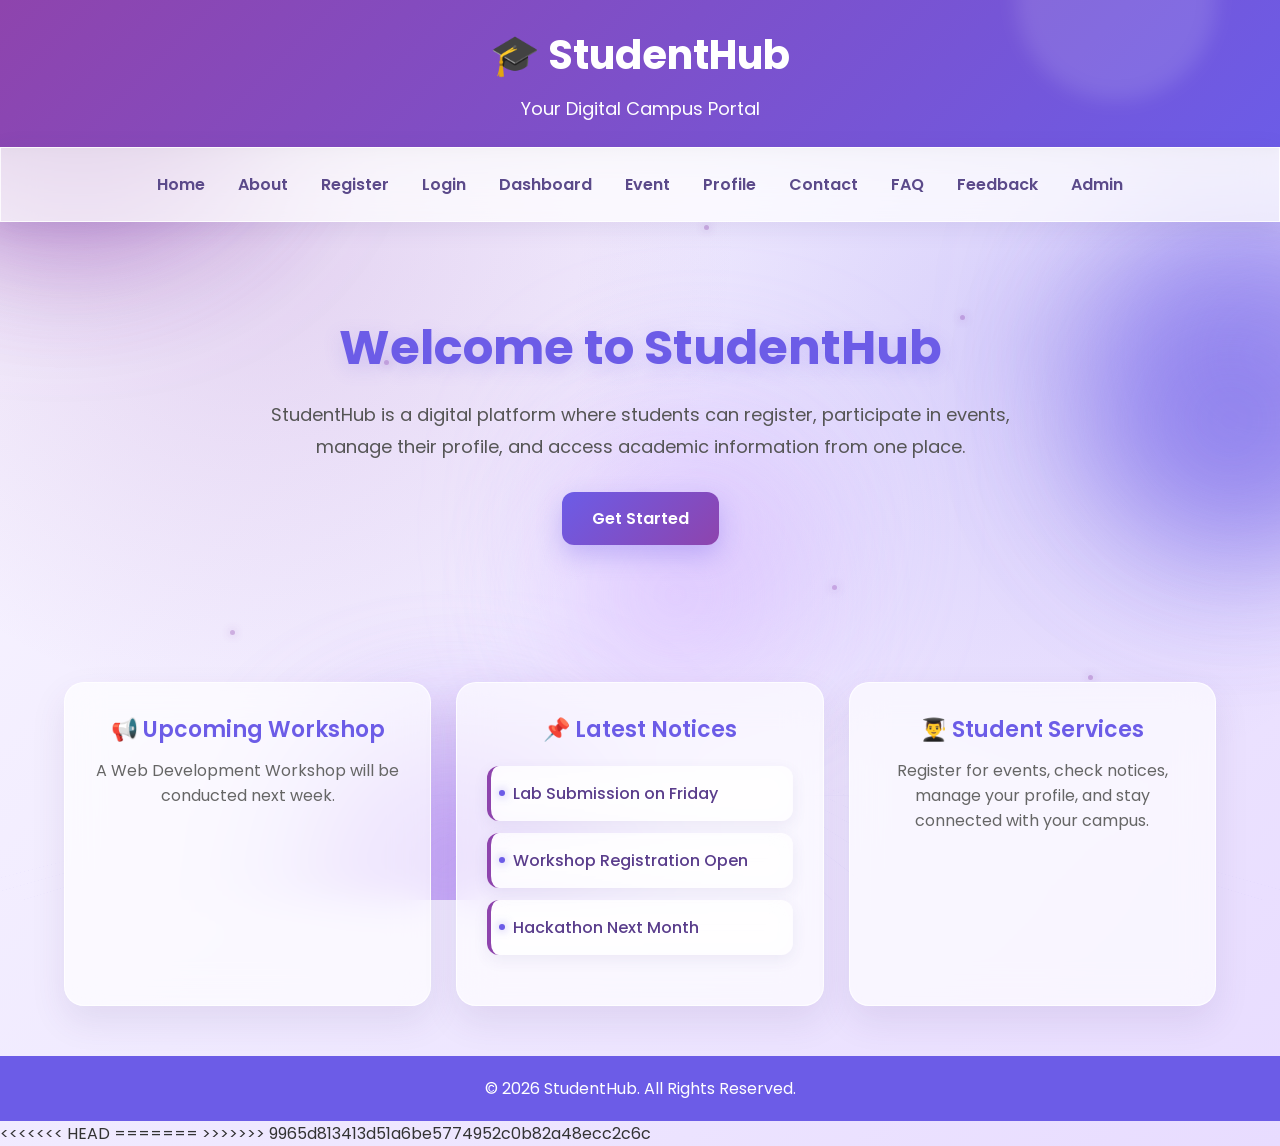
<file: index.html>
<!DOCTYPE html>
<html lang="en">
<head>
    <meta charset="UTF-8">
    <meta name="viewport" content="width=device-width, initial-scale=1.0">
    <title>StudentHub</title>

    <link rel="stylesheet" href="css/style.css">
</head>
<body>
<!-- Animated Background -->
<div class="animated-background">
    <div class="background-circle circle-1"></div>
    <div class="background-circle circle-2"></div>
    <div class="background-circle circle-3"></div>
    <div class="background-circle circle-4"></div>
    <!-- Modern Animated Background -->
<div class="modern-bg">

    <div class="grid-background"></div>

    <div class="glow-orb orb-1"></div>
    <div class="glow-orb orb-2"></div>
    <div class="glow-orb orb-3"></div>
    <div class="glow-orb orb-4"></div>

    <div class="particles">
        <span></span>
        <span></span>
        <span></span>
        <span></span>
        <span></span>
        <span></span>
        <span></span>
        <span></span>
        <span></span>
        <span></span>
        <span></span>
        <span></span>
    </div>

</div>
</div>
    <header>
        <h1>🎓 StudentHub</h1>
        <p>Your Digital Campus Portal</p>
    </header>

    <nav>
        <a href="#">Home</a>
        <a href="pages/about.html">About</a>
        <a href="pages/register.html">Register</a>
        <a href="pages/login.html">Login</a>
        <a href="pages/dashboard.html">Dashboard</a>
        <a href="pages/event.html">Event</a>
        <a href="pages/profile.html">Profile</a>
        <a href="pages/contact.html">Contact</a>
        <a href="pages/faq.html">FAQ</a>
        <a href="pages/feedback.html">Feedback</a>
        <a href="pages/admin.html">Admin</a>
    </nav>

    <section class="hero">
        <h2>Welcome to StudentHub</h2>
        <p>
            StudentHub is a digital platform where students can register,
            participate in events, manage their profile, and access academic
            information from one place.
        </p>

        <a href="pages/register.html" class="btn">Get Started</a>
    </section>

    <section class="container">

        <div class="card">
            <h3>📢 Upcoming Workshop</h3>
            <p>
                A Web Development Workshop will be conducted next week.
            </p>
        </div>

        <div class="card">
    <h3>📌 Latest Notices</h3>

    <ul class="notice-list">
        <li>Lab Submission on Friday</li>
        <li>Workshop Registration Open</li>
        <li>Hackathon Next Month</li>
    </ul>
</div>

        <div class="card">
            <h3>👨‍🎓 Student Services</h3>
            <p>
                Register for events, check notices, manage your profile,
                and stay connected with your campus.
            </p>
        </div>

    </section>

    <footer>
        <p>© 2026 StudentHub. All Rights Reserved.</p>
    </footer>
<<<<<<< HEAD
    <script src="js/script.js"></script>
=======

>>>>>>> 9965d813413d51a6be5774952c0b82a48ecc2c6c
</body>
</html>
</file>
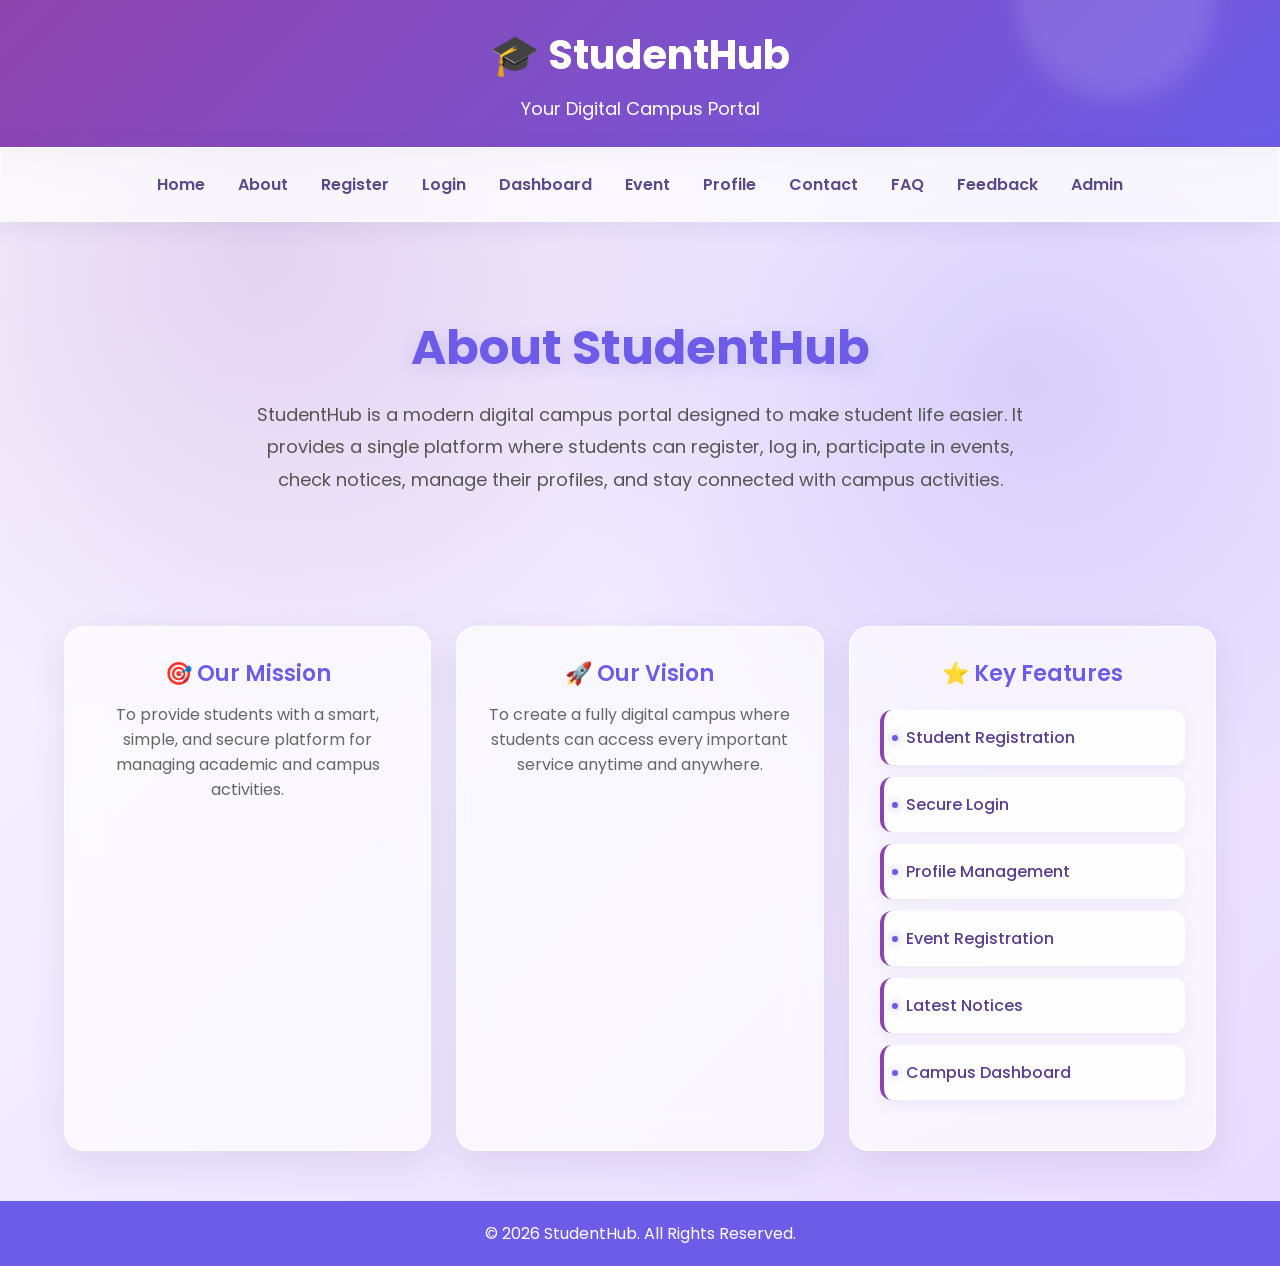
<file: pages/about.html>
<!DOCTYPE html>
<html lang="en">
<head>
    <meta charset="UTF-8">
    <meta name="viewport" content="width=device-width, initial-scale=1.0">
    <title>About - StudentHub</title>

    <link rel="stylesheet" href="../css/style.css">
</head>
<body>

    <!-- Header -->
    <header>
        <h1>🎓 StudentHub</h1>
        <p>Your Digital Campus Portal</p>
    </header>

    <!-- Navigation -->
    <nav>
        <a href="../index.html">Home</a>
        <a href="about.html">About</a>
        <a href="register.html">Register</a>
        <a href="login.html">Login</a>
        <a href="dashboard.html">Dashboard</a>
        <a href="event.html">Event</a>
        <a href="profile.html">Profile</a>
        <a href="contact.html">Contact</a>
        <a href="faq.html">FAQ</a>
        <a href="feedback.html">Feedback</a>
        <a href="admin.html">Admin</a>
    </nav>

    <!-- About Section -->
    <section class="hero">
        <h2>About StudentHub</h2>

        <p>
            StudentHub is a modern digital campus portal designed to make
            student life easier. It provides a single platform where students
            can register, log in, participate in events, check notices,
            manage their profiles, and stay connected with campus activities.
        </p>
    </section>

    <!-- Mission, Vision and Features -->
    <section class="container">

        <div class="card">
            <h3>🎯 Our Mission</h3>
            <p>
                To provide students with a smart, simple, and secure platform
                for managing academic and campus activities.
            </p>
        </div>

        <div class="card">
            <h3>🚀 Our Vision</h3>
            <p>
                To create a fully digital campus where students can access
                every important service anytime and anywhere.
            </p>
        </div>

        <div class="card">
            <h3>⭐ Key Features</h3>

            <ul class="notice-list">
                <li>Student Registration</li>
                <li>Secure Login</li>
                <li>Profile Management</li>
                <li>Event Registration</li>
                <li>Latest Notices</li>
                <li>Campus Dashboard</li>
            </ul>
        </div>

    </section>

    <!-- Footer -->
    <footer>
        <p>© 2026 StudentHub. All Rights Reserved.</p>
    </footer>
<script src="../js/script.js"></script>
</body>
</html>
</file>
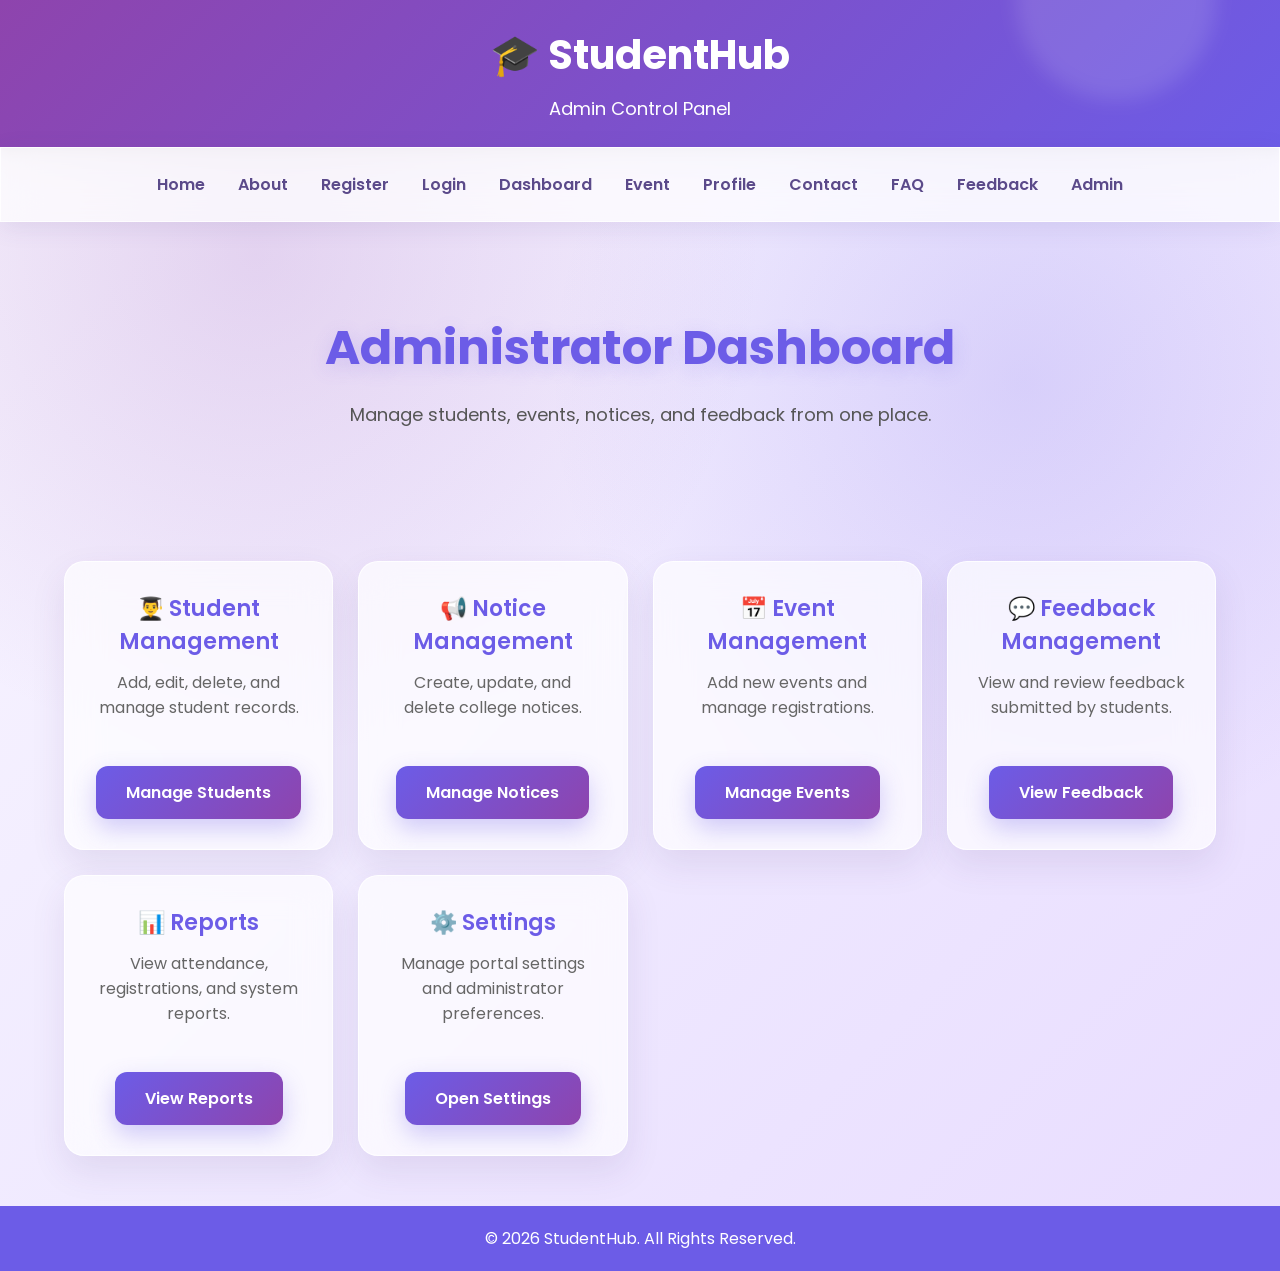
<file: pages/admin.html>
<!DOCTYPE html>
<html lang="en">
<head>
    <meta charset="UTF-8">
    <meta name="viewport" content="width=device-width, initial-scale=1.0">
    <title>Admin Panel - StudentHub</title>

    <link rel="stylesheet" href="../css/style.css">
</head>
<body>

    <!-- Header -->
    <header>
        <h1>🎓 StudentHub</h1>
        <p>Admin Control Panel</p>
    </header>

    <!-- Navigation -->
    <nav>
        <a href="../index.html">Home</a>
        <a href="about.html">About</a>
        <a href="register.html">Register</a>
        <a href="login.html">Login</a>
        <a href="dashboard.html">Dashboard</a>
        <a href="event.html">Event</a>
        <a href="profile.html">Profile</a>
        <a href="contact.html">Contact</a>
        <a href="faq.html">FAQ</a>
        <a href="feedback.html">Feedback</a>
        <a href="admin.html">Admin</a>
    </nav>

    <!-- Hero Section -->
    <section class="hero">
        <h2>Administrator Dashboard</h2>
        <p>Manage students, events, notices, and feedback from one place.</p>
    </section>

    <!-- Dashboard Cards -->
    <section class="container">

        <div class="card">
            <h3>👨‍🎓 Student Management</h3>
            <p>Add, edit, delete, and manage student records.</p>
            <button class="btn">Manage Students</button>
        </div>

        <div class="card">
            <h3>📢 Notice Management</h3>
            <p>Create, update, and delete college notices.</p>
            <button class="btn">Manage Notices</button>
        </div>

        <div class="card">
            <h3>📅 Event Management</h3>
            <p>Add new events and manage registrations.</p>
            <button class="btn">Manage Events</button>
        </div>

        <div class="card">
            <h3>💬 Feedback Management</h3>
            <p>View and review feedback submitted by students.</p>
            <button class="btn">View Feedback</button>
        </div>

        <div class="card">
            <h3>📊 Reports</h3>
            <p>View attendance, registrations, and system reports.</p>
            <button class="btn">View Reports</button>
        </div>

        <div class="card">
            <h3>⚙️ Settings</h3>
            <p>Manage portal settings and administrator preferences.</p>
            <button class="btn">Open Settings</button>
        </div>

    </section>

    <!-- Footer -->
    <footer>
        <p>© 2026 StudentHub. All Rights Reserved.</p>
    </footer>
<script src="../js/script.js"></script>
</body>
</html>
</file>
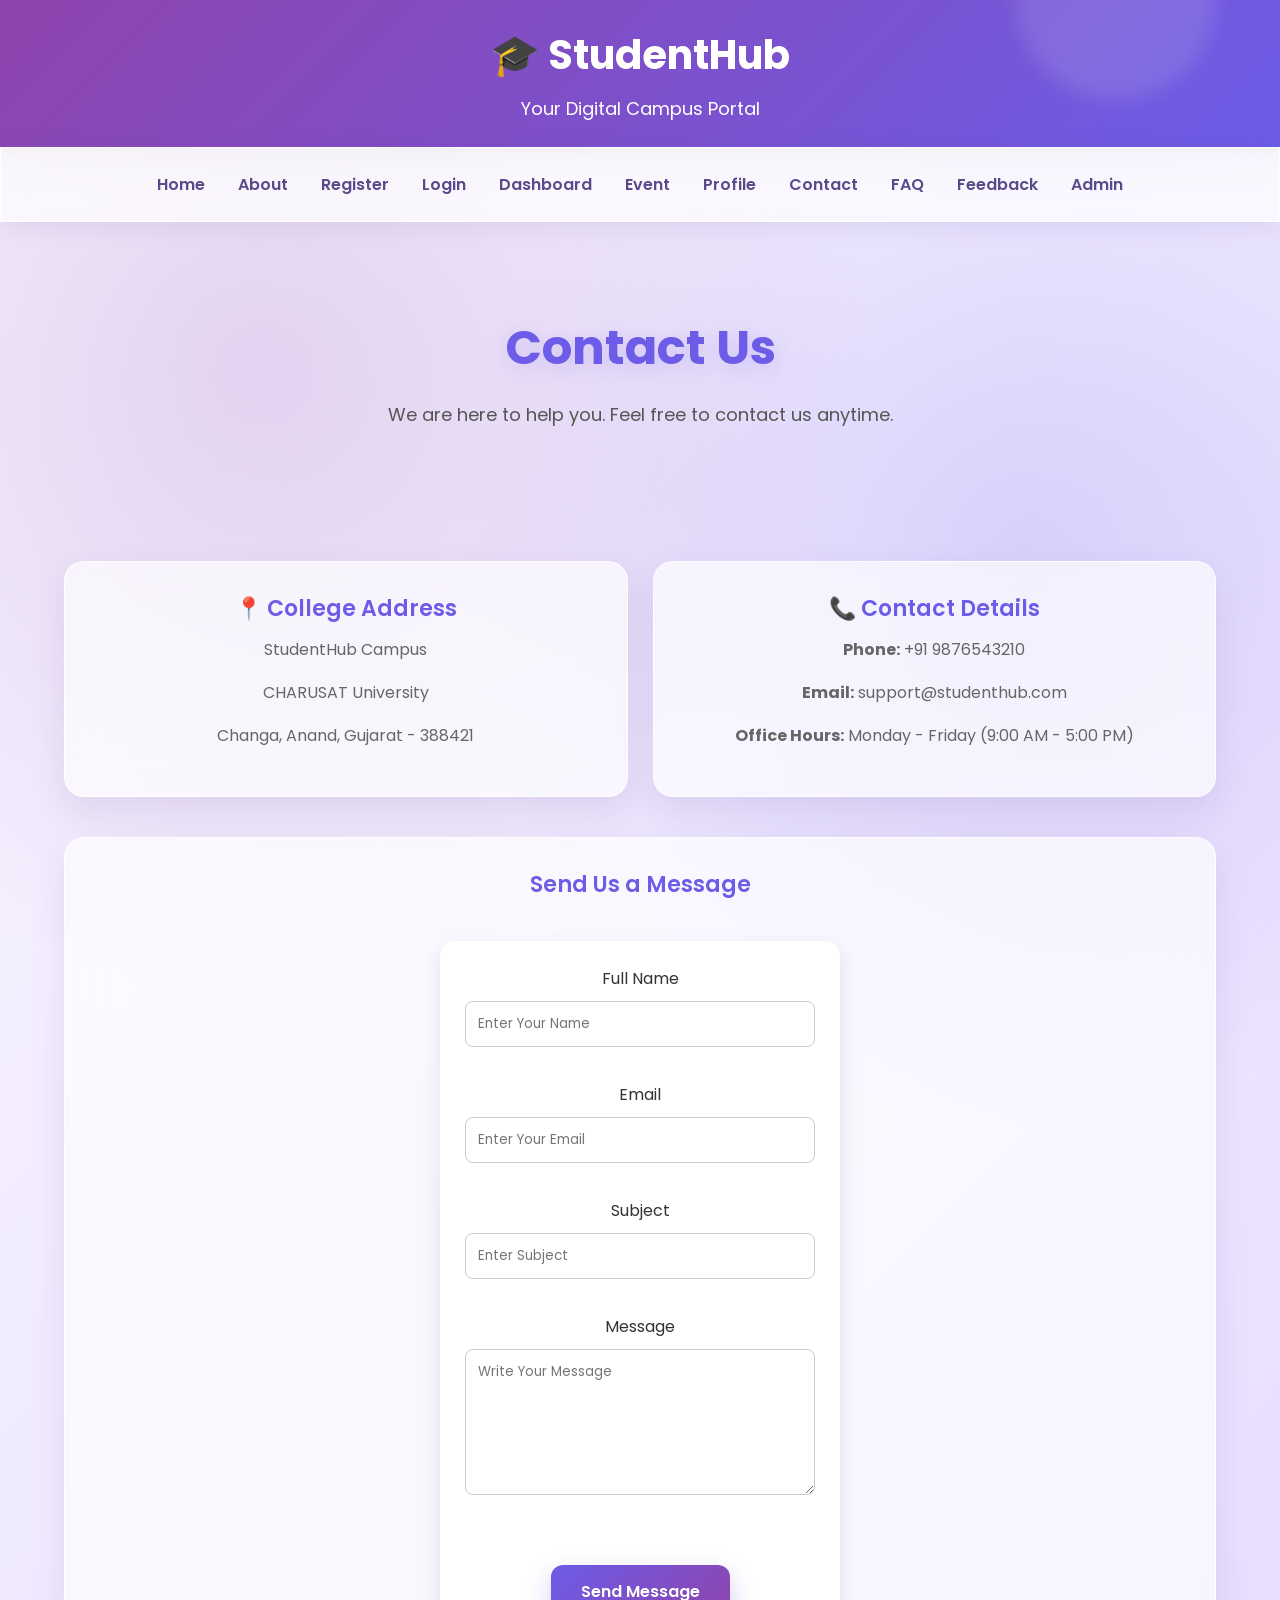
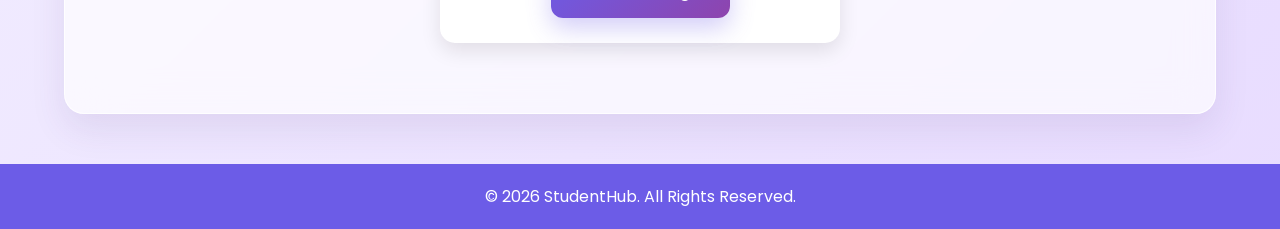
<file: pages/contact.html>
<!DOCTYPE html>
<html lang="en">
<head>
    <meta charset="UTF-8">
    <meta name="viewport" content="width=device-width, initial-scale=1.0">
    <title>Contact - StudentHub</title>

    <link rel="stylesheet" href="../css/style.css">
</head>
<body>

    <!-- Header -->
    <header>
        <h1>🎓 StudentHub</h1>
        <p>Your Digital Campus Portal</p>
    </header>

    <!-- Navigation -->
    <nav>
        <a href="../index.html">Home</a>
        <a href="about.html">About</a>
        <a href="register.html">Register</a>
        <a href="login.html">Login</a>
        <a href="dashboard.html">Dashboard</a>
        <a href="event.html">Event</a>
        <a href="profile.html">Profile</a>
        <a href="contact.html">Contact</a>
        <a href="faq.html">FAQ</a>
        <a href="feedback.html">Feedback</a>
        <a href="admin.html">Admin</a>
    </nav>

    <!-- Hero Section -->
    <section class="hero">
        <h2>Contact Us</h2>
        <p>We are here to help you. Feel free to contact us anytime.</p>
    </section>

    <!-- Contact Information -->
    <section class="container">

        <div class="card">
            <h3>📍 College Address</h3>
            <p>StudentHub Campus</p>
            <p>CHARUSAT University</p>
            <p>Changa, Anand, Gujarat - 388421</p>
        </div>

        <div class="card">
            <h3>📞 Contact Details</h3>
            <p><strong>Phone:</strong> +91 9876543210</p>
            <p><strong>Email:</strong> support@studenthub.com</p>
            <p><strong>Office Hours:</strong> Monday - Friday (9:00 AM - 5:00 PM)</p>
        </div>

    </section>

    <!-- Contact Form -->
    <section class="container">

        <div class="card">

            <h3>Send Us a Message</h3>

            <form>

                <label>Full Name</label><br>
                <input type="text" placeholder="Enter Your Name" required><br><br>

                <label>Email</label><br>
                <input type="email" placeholder="Enter Your Email" required><br><br>

                <label>Subject</label><br>
                <input type="text" placeholder="Enter Subject" required><br><br>

                <label>Message</label><br>
                <textarea rows="6" placeholder="Write Your Message" required></textarea><br><br>

                <button class="btn" type="submit">Send Message</button>

            </form>

        </div>

    </section>

    <!-- Footer -->
    <footer>
        <p>© 2026 StudentHub. All Rights Reserved.</p>
    </footer>
<script src="../js/script.js"></script>
</body>
</html>
</file>
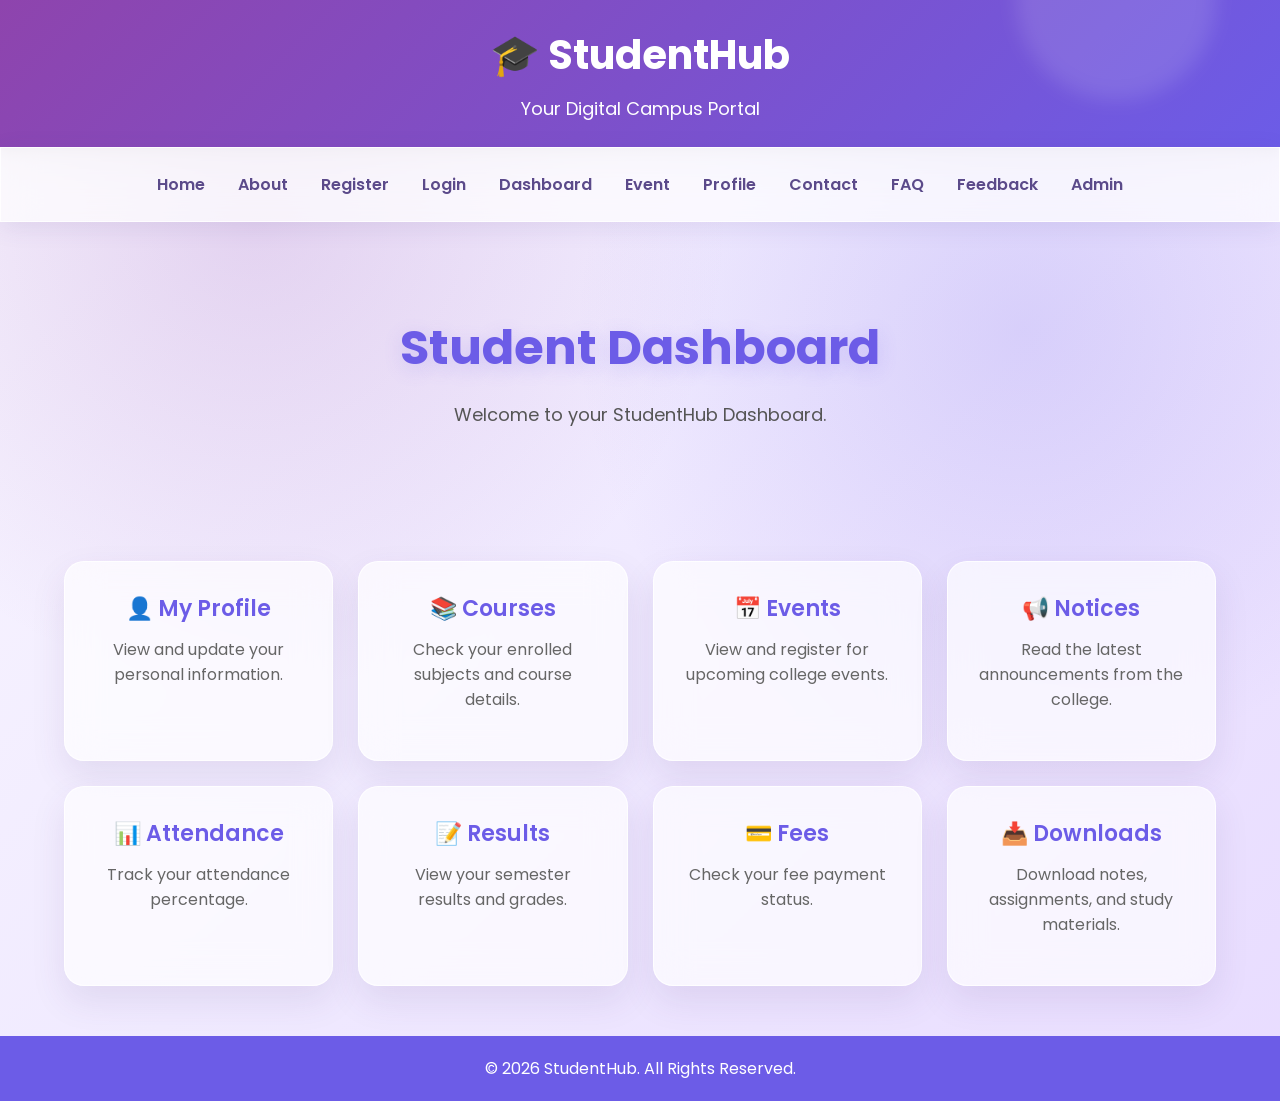
<file: pages/dashboard.html>
<!DOCTYPE html>
<html lang="en">
<head>
    <meta charset="UTF-8">
    <meta name="viewport" content="width=device-width, initial-scale=1.0">
    <title>Dashboard - StudentHub</title>

    <link rel="stylesheet" href="../css/style.css">
</head>
<body>

    <!-- Header -->
    <header>
        <h1>🎓 StudentHub</h1>
        <p>Your Digital Campus Portal</p>
    </header>

    <!-- Navigation -->
    <nav>
        <a href="../index.html">Home</a>
        <a href="about.html">About</a>
        <a href="register.html">Register</a>
        <a href="login.html">Login</a>
        <a href="dashboard.html">Dashboard</a>
        <a href="event.html">Event</a>
        <a href="profile.html">Profile</a>
        <a href="contact.html">Contact</a>
        <a href="faq.html">FAQ</a>
        <a href="feedback.html">Feedback</a>
        <a href="admin.html">Admin</a>
    </nav>

    <!-- Welcome Section -->
    <section class="hero">
        <h2>Student Dashboard</h2>
        <p>Welcome to your StudentHub Dashboard.</p>
    </section>

    <!-- Dashboard Cards -->
    <section class="container">

        <div class="card">
            <h3>👤 My Profile</h3>
            <p>View and update your personal information.</p>
        </div>

        <div class="card">
            <h3>📚 Courses</h3>
            <p>Check your enrolled subjects and course details.</p>
        </div>

        <div class="card">
            <h3>📅 Events</h3>
            <p>View and register for upcoming college events.</p>
        </div>

        <div class="card">
            <h3>📢 Notices</h3>
            <p>Read the latest announcements from the college.</p>
        </div>

        <div class="card">
            <h3>📊 Attendance</h3>
            <p>Track your attendance percentage.</p>
        </div>

        <div class="card">
            <h3>📝 Results</h3>
            <p>View your semester results and grades.</p>
        </div>

        <div class="card">
            <h3>💳 Fees</h3>
            <p>Check your fee payment status.</p>
        </div>

        <div class="card">
            <h3>📥 Downloads</h3>
            <p>Download notes, assignments, and study materials.</p>
        </div>

    </section>

    <!-- Footer -->
    <footer>
        <p>© 2026 StudentHub. All Rights Reserved.</p>
    </footer>
<script src="../js/script.js"></script>
</body>
</html>
</file>
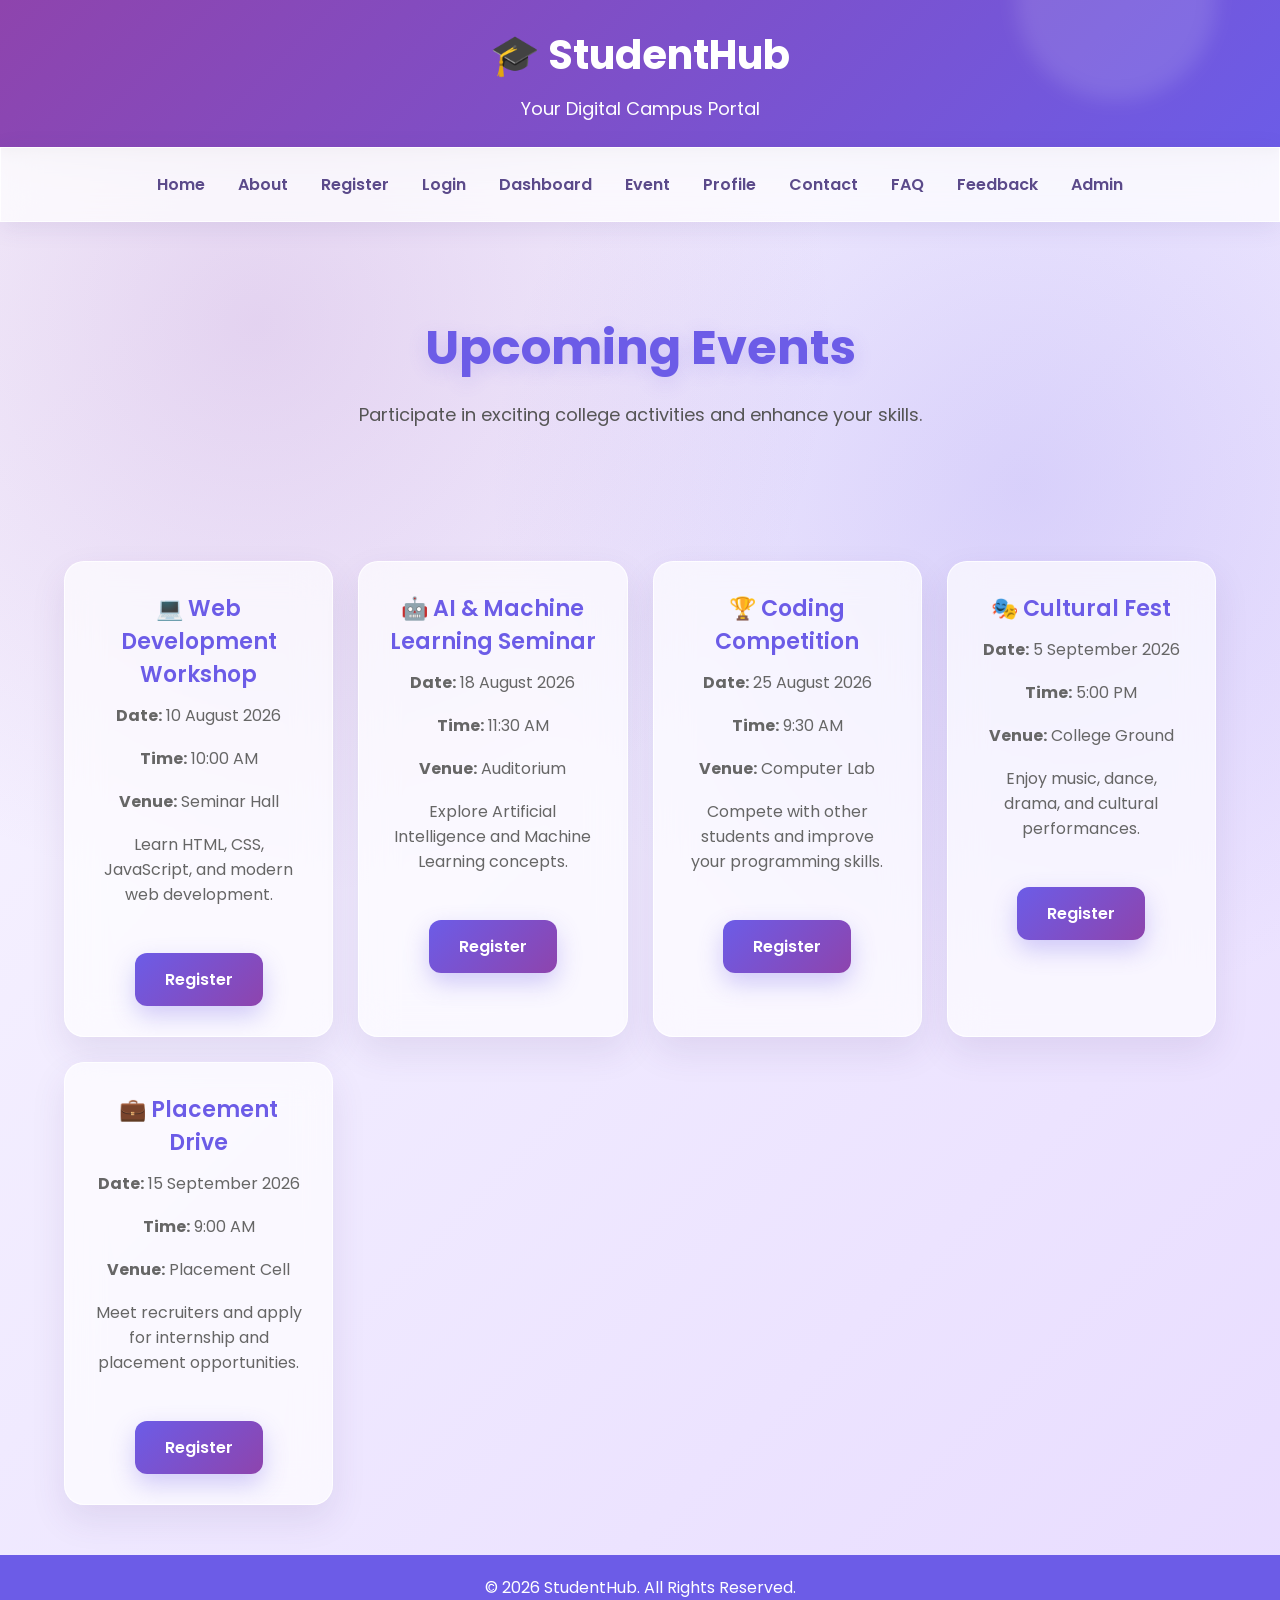
<file: pages/event.html>
<!DOCTYPE html>
<html lang="en">
<head>
    <meta charset="UTF-8">
    <meta name="viewport" content="width=device-width, initial-scale=1.0">
    <title>Events - StudentHub</title>

    <link rel="stylesheet" href="../css/style.css">
</head>
<body>

    <!-- Header -->
    <header>
        <h1>🎓 StudentHub</h1>
        <p>Your Digital Campus Portal</p>
    </header>

    <!-- Navigation -->
    <nav>
        <a href="../index.html">Home</a>
        <a href="about.html">About</a>
        <a href="register.html">Register</a>
        <a href="login.html">Login</a>
        <a href="dashboard.html">Dashboard</a>
        <a href="event.html">Event</a>
        <a href="profile.html">Profile</a>
        <a href="contact.html">Contact</a>
        <a href="faq.html">FAQ</a>
        <a href="feedback.html">Feedback</a>
        <a href="admin.html">Admin</a>
    </nav>

    <!-- Hero Section -->
    <section class="hero">
        <h2>Upcoming Events</h2>
        <p>Participate in exciting college activities and enhance your skills.</p>
    </section>

    <!-- Event Cards -->
    <section class="container">

        <div class="card">
            <h3>💻 Web Development Workshop</h3>
            <p><strong>Date:</strong> 10 August 2026</p>
            <p><strong>Time:</strong> 10:00 AM</p>
            <p><strong>Venue:</strong> Seminar Hall</p>
            <p>Learn HTML, CSS, JavaScript, and modern web development.</p>
            <button class="btn">Register</button>
        </div>

        <div class="card">
            <h3>🤖 AI & Machine Learning Seminar</h3>
            <p><strong>Date:</strong> 18 August 2026</p>
            <p><strong>Time:</strong> 11:30 AM</p>
            <p><strong>Venue:</strong> Auditorium</p>
            <p>Explore Artificial Intelligence and Machine Learning concepts.</p>
            <button class="btn">Register</button>
        </div>

        <div class="card">
            <h3>🏆 Coding Competition</h3>
            <p><strong>Date:</strong> 25 August 2026</p>
            <p><strong>Time:</strong> 9:30 AM</p>
            <p><strong>Venue:</strong> Computer Lab</p>
            <p>Compete with other students and improve your programming skills.</p>
            <button class="btn">Register</button>
        </div>

        <div class="card">
            <h3>🎭 Cultural Fest</h3>
            <p><strong>Date:</strong> 5 September 2026</p>
            <p><strong>Time:</strong> 5:00 PM</p>
            <p><strong>Venue:</strong> College Ground</p>
            <p>Enjoy music, dance, drama, and cultural performances.</p>
            <button class="btn">Register</button>
        </div>

        <div class="card">
            <h3>💼 Placement Drive</h3>
            <p><strong>Date:</strong> 15 September 2026</p>
            <p><strong>Time:</strong> 9:00 AM</p>
            <p><strong>Venue:</strong> Placement Cell</p>
            <p>Meet recruiters and apply for internship and placement opportunities.</p>
            <button class="btn">Register</button>
        </div>

    </section>

    <!-- Footer -->
    <footer>
        <p>© 2026 StudentHub. All Rights Reserved.</p>
    </footer>
<script src="../js/script.js"></script>
</body>
</html>
</file>
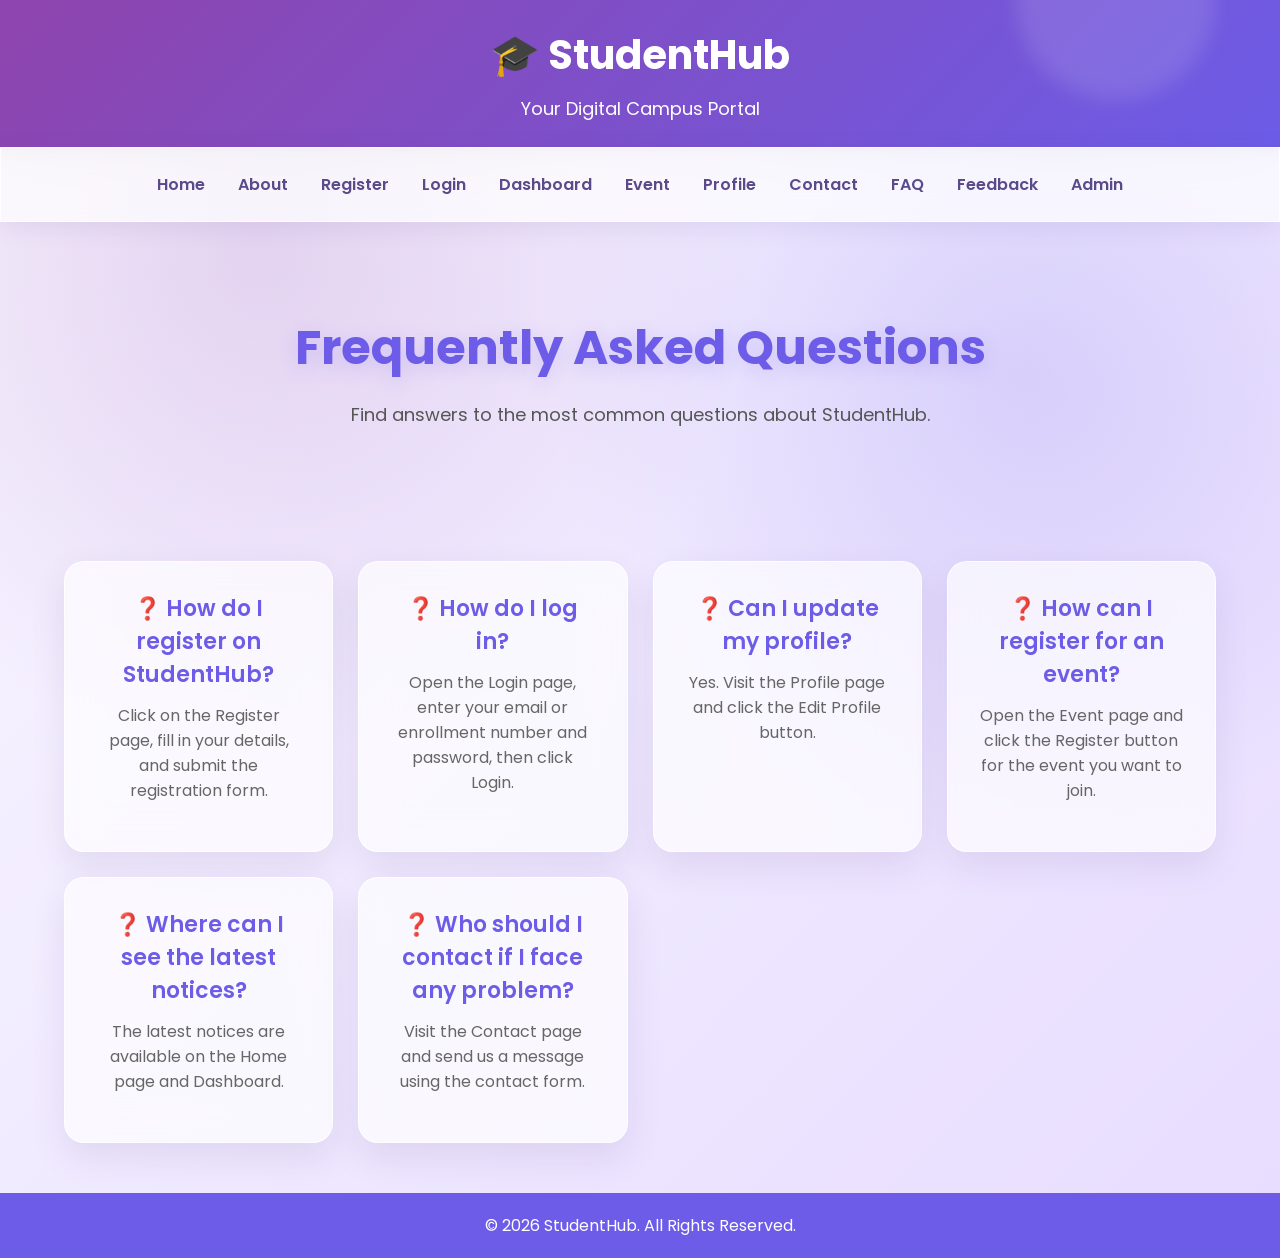
<file: pages/faq.html>
<!DOCTYPE html>
<html lang="en">
<head>
    <meta charset="UTF-8">
    <meta name="viewport" content="width=device-width, initial-scale=1.0">
    <title>FAQ - StudentHub</title>

    <link rel="stylesheet" href="../css/style.css">
</head>
<body>

    <!-- Header -->
    <header>
        <h1>🎓 StudentHub</h1>
        <p>Your Digital Campus Portal</p>
    </header>

    <!-- Navigation -->
    <nav>
        <a href="../index.html">Home</a>
        <a href="about.html">About</a>
        <a href="register.html">Register</a>
        <a href="login.html">Login</a>
        <a href="dashboard.html">Dashboard</a>
        <a href="event.html">Event</a>
        <a href="profile.html">Profile</a>
        <a href="contact.html">Contact</a>
        <a href="faq.html">FAQ</a>
        <a href="feedback.html">Feedback</a>
        <a href="admin.html">Admin</a>
    </nav>

    <!-- Hero Section -->
    <section class="hero">
        <h2>Frequently Asked Questions</h2>
        <p>Find answers to the most common questions about StudentHub.</p>
    </section>

    <!-- FAQ Section -->
    <section class="container">

        <div class="card">
            <h3>❓ How do I register on StudentHub?</h3>
            <p>
                Click on the Register page, fill in your details, and submit the registration form.
            </p>
        </div>

        <div class="card">
            <h3>❓ How do I log in?</h3>
            <p>
                Open the Login page, enter your email or enrollment number and password, then click Login.
            </p>
        </div>

        <div class="card">
            <h3>❓ Can I update my profile?</h3>
            <p>
                Yes. Visit the Profile page and click the Edit Profile button.
            </p>
        </div>

        <div class="card">
            <h3>❓ How can I register for an event?</h3>
            <p>
                Open the Event page and click the Register button for the event you want to join.
            </p>
        </div>

        <div class="card">
            <h3>❓ Where can I see the latest notices?</h3>
            <p>
                The latest notices are available on the Home page and Dashboard.
            </p>
        </div>

        <div class="card">
            <h3>❓ Who should I contact if I face any problem?</h3>
            <p>
                Visit the Contact page and send us a message using the contact form.
            </p>
        </div>

    </section>

    <!-- Footer -->
    <footer>
        <p>© 2026 StudentHub. All Rights Reserved.</p>
    </footer>
<script src="../js/script.js"></script>
</body>
</html>
</file>
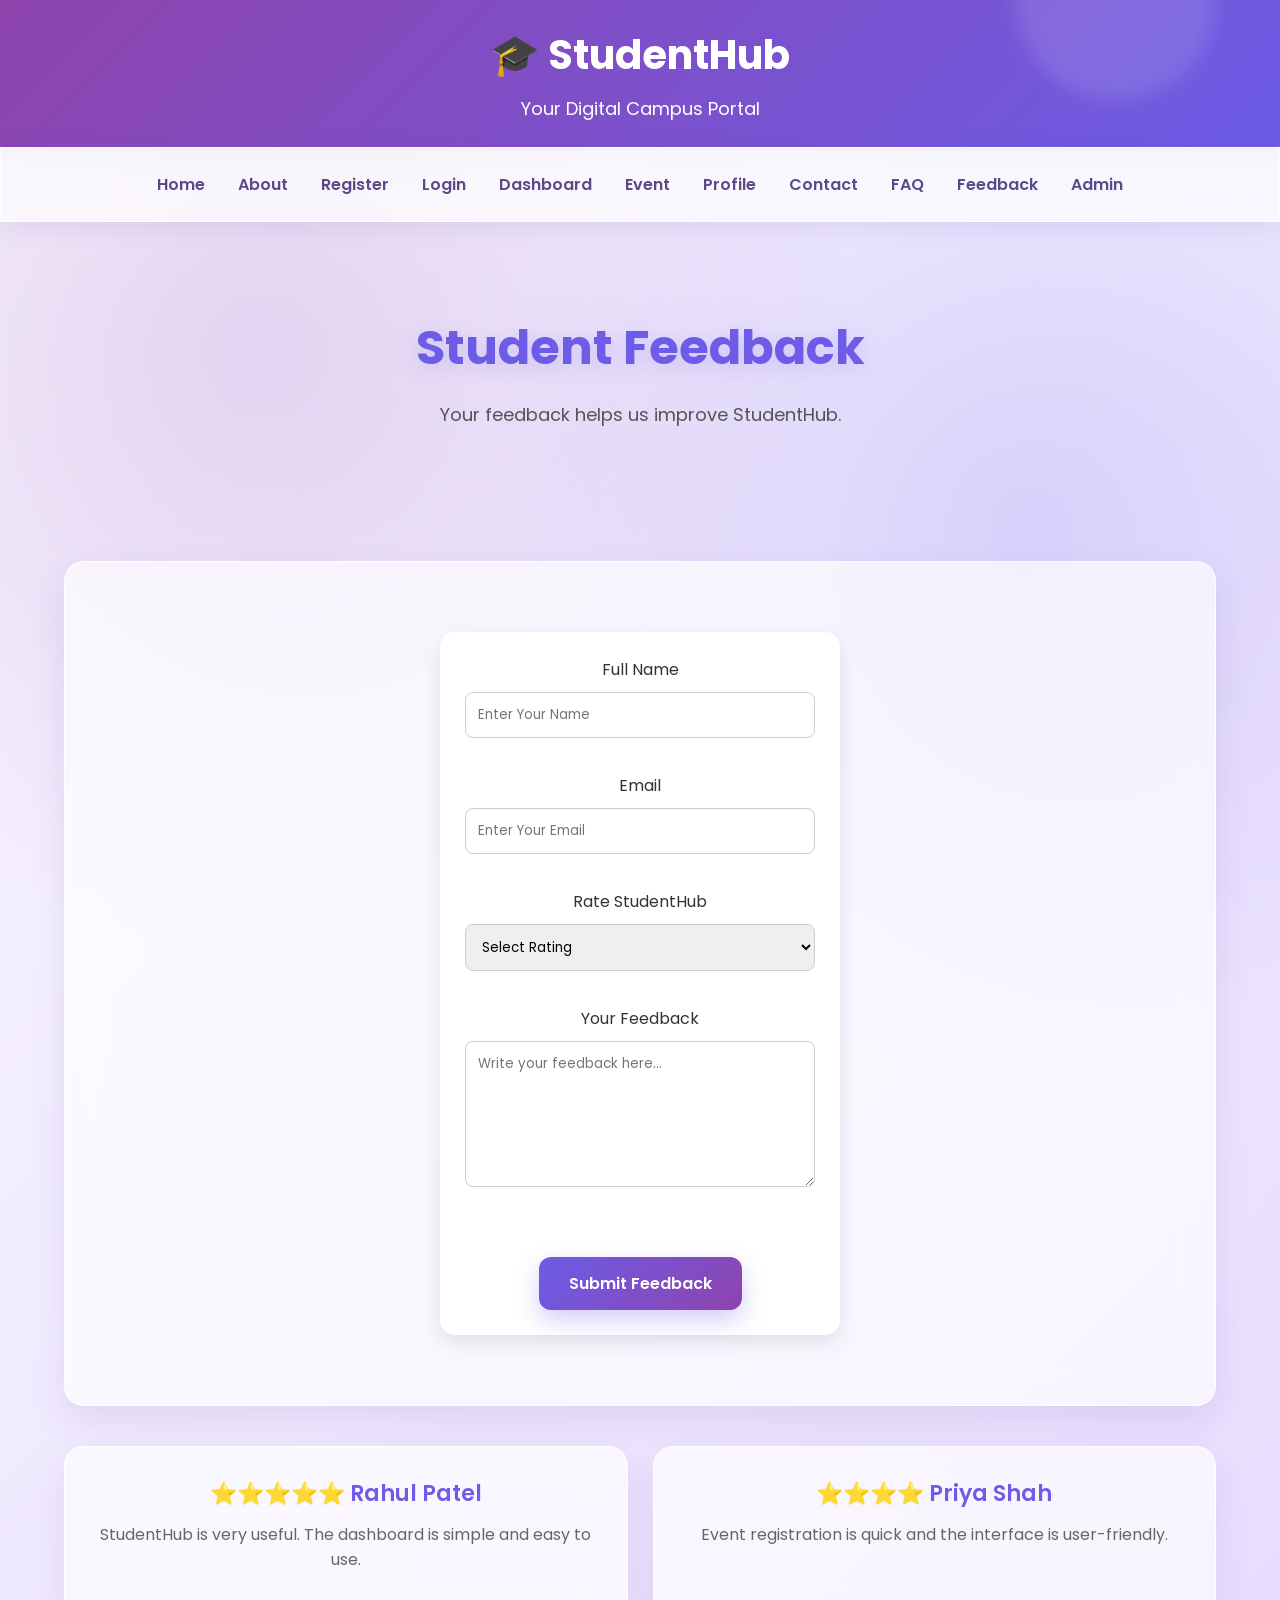
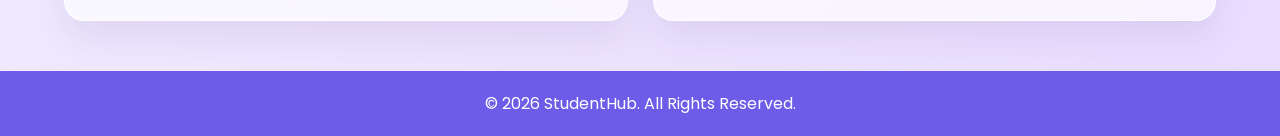
<file: pages/feedback.html>
<!DOCTYPE html>
<html lang="en">
<head>
    <meta charset="UTF-8">
    <meta name="viewport" content="width=device-width, initial-scale=1.0">
    <title>Feedback - StudentHub</title>

    <link rel="stylesheet" href="../css/style.css">
</head>
<body>

    <!-- Header -->
    <header>
        <h1>🎓 StudentHub</h1>
        <p>Your Digital Campus Portal</p>
    </header>

    <!-- Navigation -->
    <nav>
        <a href="../index.html">Home</a>
        <a href="about.html">About</a>
        <a href="register.html">Register</a>
        <a href="login.html">Login</a>
        <a href="dashboard.html">Dashboard</a>
        <a href="event.html">Event</a>
        <a href="profile.html">Profile</a>
        <a href="contact.html">Contact</a>
        <a href="faq.html">FAQ</a>
        <a href="feedback.html">Feedback</a>
        <a href="admin.html">Admin</a>
    </nav>

    <!-- Hero Section -->
    <section class="hero">
        <h2>Student Feedback</h2>
        <p>Your feedback helps us improve StudentHub.</p>
    </section>

    <!-- Feedback Form -->
    <section class="container">

        <div class="card">

            <form>

                <label>Full Name</label><br>
                <input type="text" placeholder="Enter Your Name" required><br><br>

                <label>Email</label><br>
                <input type="email" placeholder="Enter Your Email" required><br><br>

                <label>Rate StudentHub</label><br>

                <select required>
                    <option value="">Select Rating</option>
                    <option>⭐⭐⭐⭐⭐ Excellent</option>
                    <option>⭐⭐⭐⭐ Very Good</option>
                    <option>⭐⭐⭐ Good</option>
                    <option>⭐⭐ Average</option>
                    <option>⭐ Poor</option>
                </select><br><br>

                <label>Your Feedback</label><br>
                <textarea rows="6" placeholder="Write your feedback here..." required></textarea><br><br>

                <button type="submit" class="btn">Submit Feedback</button>

            </form>

        </div>

    </section>

    <!-- Previous Feedback -->
    <section class="container">

        <div class="card">
            <h3>⭐⭐⭐⭐⭐ Rahul Patel</h3>
            <p>
                StudentHub is very useful. The dashboard is simple and easy to use.
            </p>
        </div>

        <div class="card">
            <h3>⭐⭐⭐⭐ Priya Shah</h3>
            <p>
                Event registration is quick and the interface is user-friendly.
            </p>
        </div>

    </section>

    <!-- Footer -->
    <footer>
        <p>© 2026 StudentHub. All Rights Reserved.</p>
    </footer>
<script src="../js/script.js"></script>
</body>
</html>
</file>
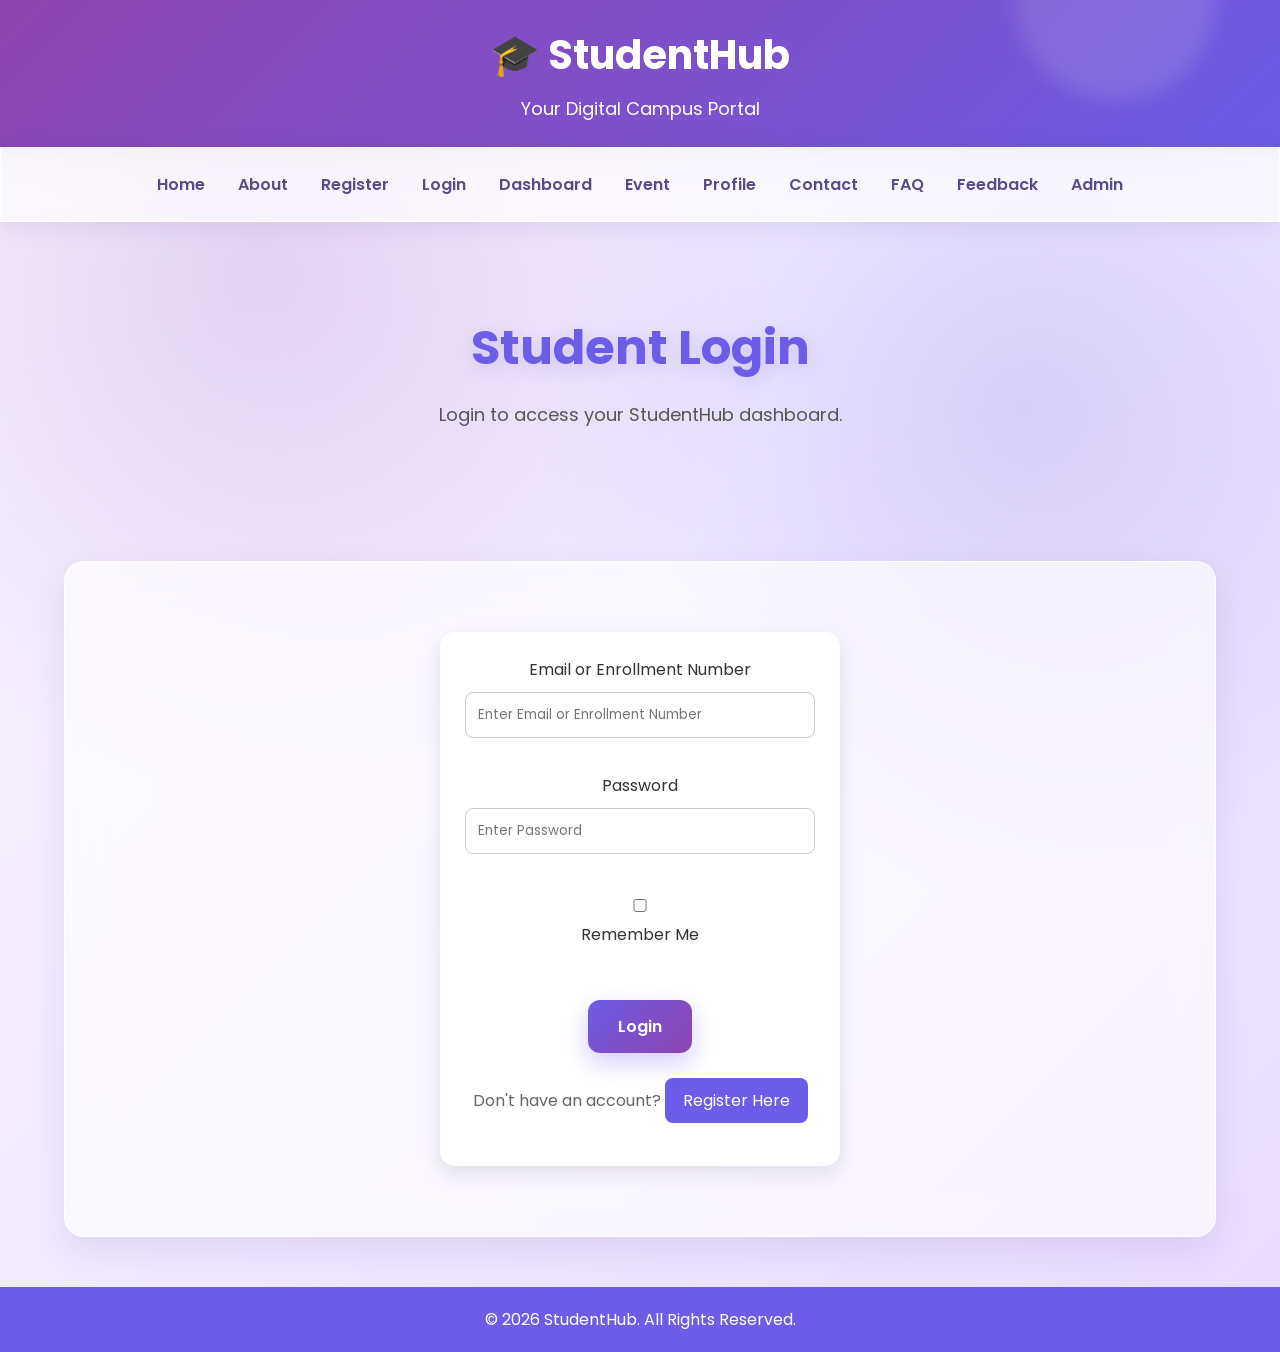
<file: pages/login.html>
<!DOCTYPE html>
<html lang="en">
<head>
    <meta charset="UTF-8">
    <meta name="viewport" content="width=device-width, initial-scale=1.0">
    <title>Login - StudentHub</title>

    <link rel="stylesheet" href="../css/style.css">
</head>
<body>

    <!-- Header -->
    <header>
        <h1>🎓 StudentHub</h1>
        <p>Your Digital Campus Portal</p>
    </header>

    <!-- Navigation -->
    <nav>
        <a href="../index.html">Home</a>
        <a href="about.html">About</a>
        <a href="register.html">Register</a>
        <a href="login.html">Login</a>
        <a href="dashboard.html">Dashboard</a>
        <a href="event.html">Event</a>
        <a href="profile.html">Profile</a>
        <a href="contact.html">Contact</a>
        <a href="faq.html">FAQ</a>
        <a href="feedback.html">Feedback</a>
        <a href="admin.html">Admin</a>
    </nav>

    <!-- Login Section -->
    <section class="hero">
        <h2>Student Login</h2>
        <p>Login to access your StudentHub dashboard.</p>
    </section>

    <!-- Login Form -->
    <section class="container">

        <div class="card">

            <form>

                <label>Email or Enrollment Number</label><br>
                <input type="text" placeholder="Enter Email or Enrollment Number" required><br><br>

                <label>Password</label><br>
                <input type="password" placeholder="Enter Password" required><br><br>

                <input type="checkbox"> Remember Me
                <br><br>

                <button type="submit" class="btn">Login</button>

                <br><br>

                <p>
                    Don't have an account?
                    <a href="register.html">Register Here</a>
                </p>

            </form>

        </div>

    </section>

    <!-- Footer -->
    <footer>
        <p>© 2026 StudentHub. All Rights Reserved.</p>
    </footer>
<script src="../js/script.js"></script>
</body>
</html>
</file>
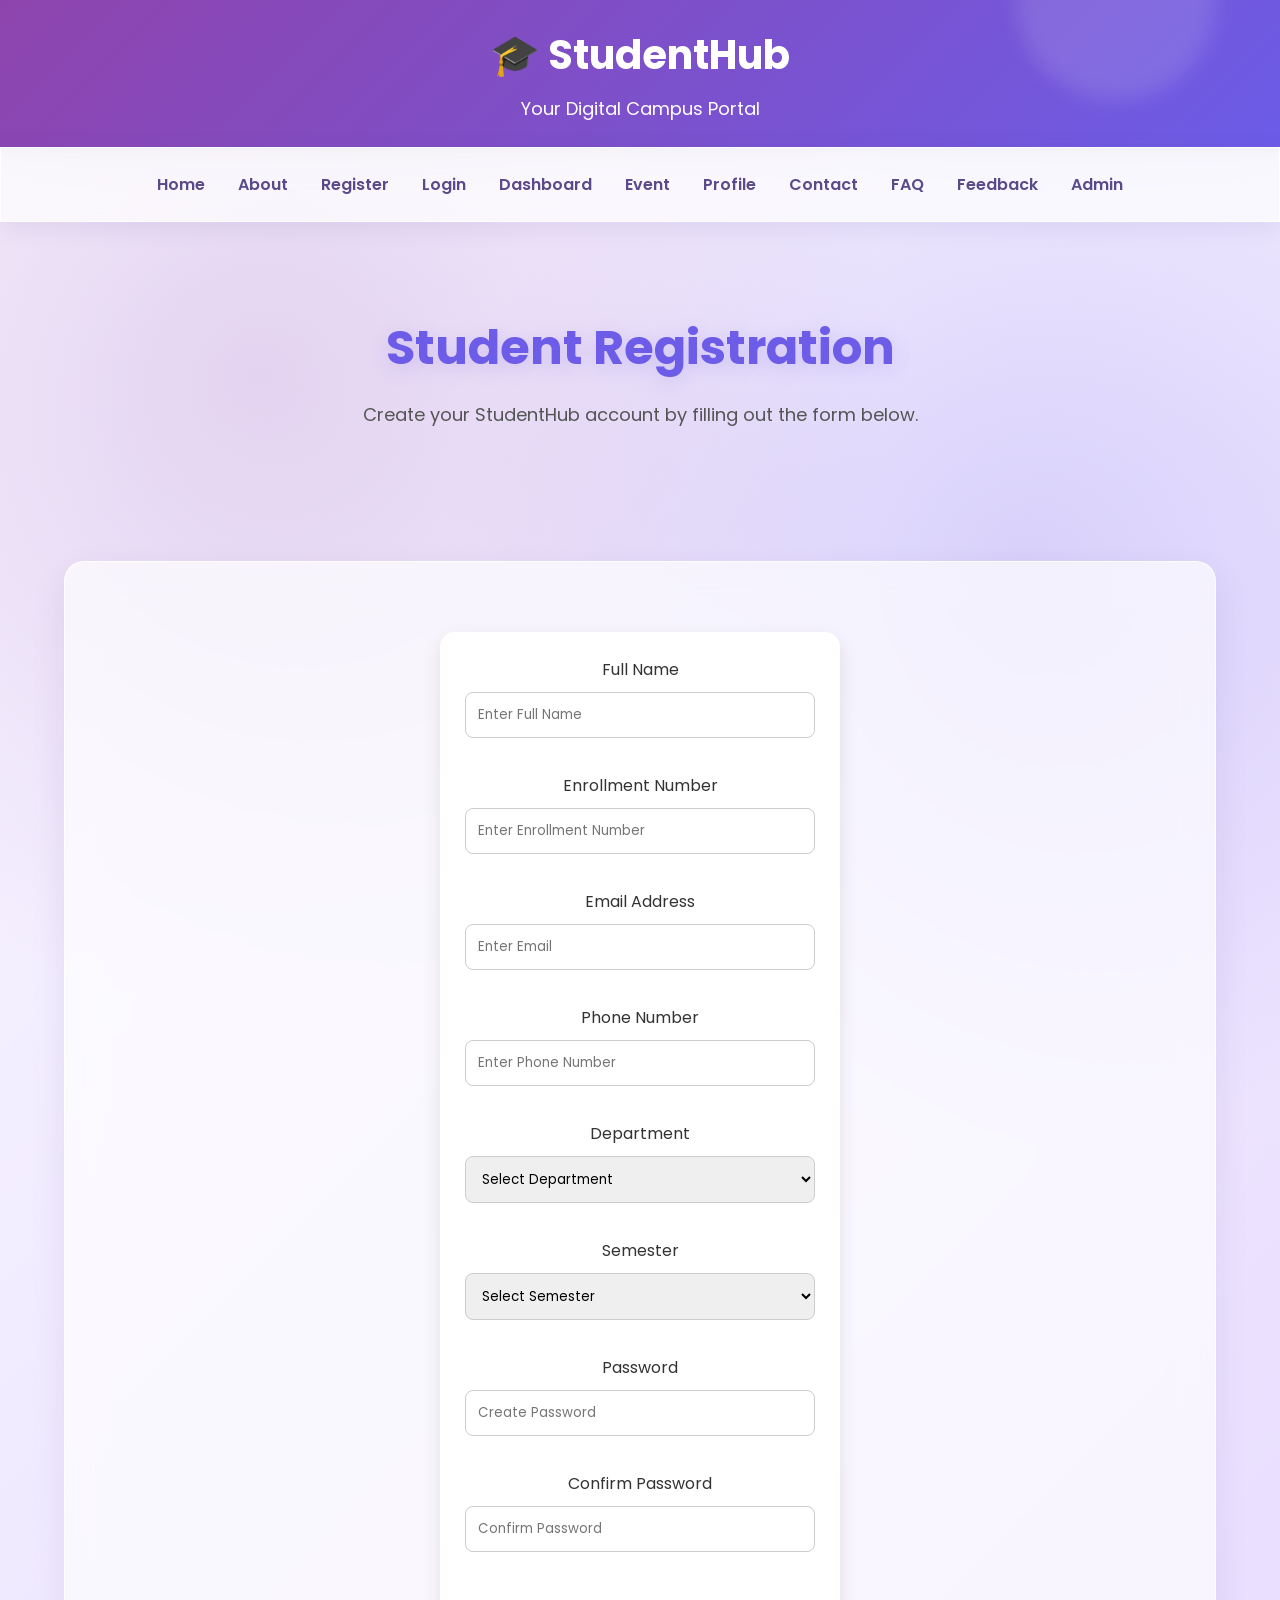
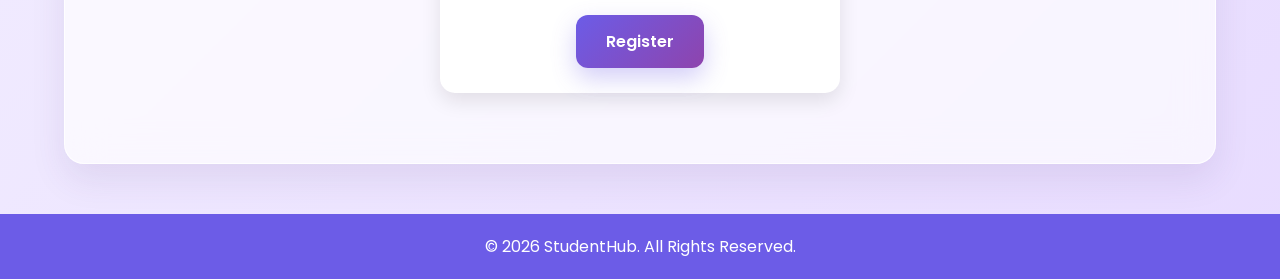
<file: pages/register.html>
<!DOCTYPE html>
<html lang="en">
<head>
    <meta charset="UTF-8">
    <meta name="viewport" content="width=device-width, initial-scale=1.0">
    <title>Register - StudentHub</title>

    <link rel="stylesheet" href="../css/style.css">
</head>
<body>

    <!-- Header -->
    <header>
        <h1>🎓 StudentHub</h1>
        <p>Your Digital Campus Portal</p>
    </header>

    <!-- Navigation -->
    <nav>
        <a href="../index.html">Home</a>
        <a href="about.html">About</a>
        <a href="register.html">Register</a>
        <a href="login.html">Login</a>
        <a href="dashboard.html">Dashboard</a>
        <a href="event.html">Event</a>
        <a href="profile.html">Profile</a>
        <a href="contact.html">Contact</a>
        <a href="faq.html">FAQ</a>
        <a href="feedback.html">Feedback</a>
        <a href="admin.html">Admin</a>
    </nav>

    <!-- Registration Form -->
    <section class="hero">
        <h2>Student Registration</h2>
        <p>Create your StudentHub account by filling out the form below.</p>
    </section>

    <section class="container">

        <div class="card">

            <form>

                <label>Full Name</label><br>
                <input type="text" placeholder="Enter Full Name" required><br><br>

                <label>Enrollment Number</label><br>
                <input type="text" placeholder="Enter Enrollment Number" required><br><br>

                <label>Email Address</label><br>
                <input type="email" placeholder="Enter Email" required><br><br>

                <label>Phone Number</label><br>
                <input type="tel" placeholder="Enter Phone Number" required><br><br>

                <label>Department</label><br>
                <select required>
                    <option value="">Select Department</option>
                    <option>Computer Engineering</option>
                    <option>Information Technology</option>
                    <option>Mechanical Engineering</option>
                    <option>Civil Engineering</option>
                    <option>Electrical Engineering</option>
                </select><br><br>

                <label>Semester</label><br>
                <select required>
                    <option value="">Select Semester</option>
                    <option>Semester 1</option>
                    <option>Semester 2</option>
                    <option>Semester 3</option>
                    <option>Semester 4</option>
                    <option>Semester 5</option>
                    <option>Semester 6</option>
                    <option>Semester 7</option>
                    <option>Semester 8</option>
                </select><br><br>

                <label>Password</label><br>
                <input type="password" placeholder="Create Password" required><br><br>

                <label>Confirm Password</label><br>
                <input type="password" placeholder="Confirm Password" required><br><br>

                <button type="submit" class="btn">Register</button>

            </form>

        </div>

    </section>

    <!-- Footer -->
    <footer>
        <p>© 2026 StudentHub. All Rights Reserved.</p>
    </footer>
<script src="../js/script.js"></script>
</body>
</html>
</file>
<file: css/style.css>
/* Google Font */
@import url('https://fonts.googleapis.com/css2?family=Poppins:wght@300;400;500;600;700&display=swap');

/* Reset */
*{
    margin:0;
    padding:0;
    box-sizing:border-box;
    font-family:'Poppins',sans-serif;
}

body{
    position:relative;
    overflow-x:hidden;

    background:
        radial-gradient(
            circle at 15% 20%,
            rgba(99,102,241,0.25),
            transparent 35%
        ),
        radial-gradient(
            circle at 85% 30%,
            rgba(139,92,246,0.25),
            transparent 35%
        ),
        linear-gradient(
            135deg,
            #eef2ff,
            #e0e7ff,
            #ede9fe
        );

    color:#333;
    min-height:100vh;
}

/* Header */
header{
    background:linear-gradient(90deg,#8e44ad,#6c5ce7);
    color:white;
    text-align:center;
    padding:25px;
    box-shadow:0 5px 15px rgba(0,0,0,0.2);
}

header h1{
    font-size:40px;
    margin-bottom:10px;
}

header p{
    font-size:18px;
}

/* Navigation */
nav{
    position:relative;
    z-index:10;

    display:flex;
    justify-content:center;
    align-items:center;

    gap:25px;

    padding:16px 20px;

    background:rgba(255,255,255,0.75);

    backdrop-filter:blur(18px);
    -webkit-backdrop-filter:blur(18px);

    border-bottom:
        1px solid rgba(255,255,255,0.8);

    box-shadow:
        0 5px 25px rgba(80,60,140,0.10);
}
nav a{
    position:relative;

    text-decoration:none;

    color:#5b4a8a;

    font-weight:600;

    padding:8px 4px;

    transition:
        color 0.3s ease,
        transform 0.3s ease;
}
nav a::after{
    content:"";

    position:absolute;

    left:50%;
    bottom:0;

    width:0;
    height:2px;

    background:
        linear-gradient(
            90deg,
            #6c5ce7,
            #8e44ad
        );

    border-radius:10px;

    transform:translateX(-50%);

    transition:
        width 0.3s ease;
}

nav a:hover::after{
    width:100%;
}
nav a:hover{
    color:#6c5ce7;

    transform:translateY(-2px);
}

/* Hero Section */
.hero{
    position:relative;
    text-align:center;
    padding:90px 20px;
    z-index:2;
    animation:heroFade 1s ease-out;
}

.hero h2{
    color:#6c5ce7;
    font-size:48px;
    margin-bottom:15px;
    font-weight:700;
    text-shadow:0 5px 20px rgba(108,92,231,0.2);
    animation:titleSlide 1s ease-out;
}

.hero p{
    color:#555;
    font-size:18px;
}

/* Container */
.container{
    width:90%;
    margin:40px auto;
    display:grid;
    grid-template-columns:repeat(auto-fit,minmax(260px,1fr));
    gap:25px;
}

/* Cards */
.card{
    position:relative;

    background:rgba(255,255,255,0.70);

    backdrop-filter:blur(18px);
    -webkit-backdrop-filter:blur(18px);

    border:1px solid rgba(255,255,255,0.8);

    border-radius:20px;

    padding:30px;

    text-align:center;

    box-shadow:
        0 10px 30px rgba(80,60,140,0.12);

    overflow:hidden;

    transition:
        transform 0.4s ease,
        box-shadow 0.4s ease,
        border-color 0.4s ease;
}

.card:hover {
    transform: translateY(-12px) scale(1.03) !important;

    box-shadow:
        0 20px 45px rgba(108,92,231,0.25);
}

.card::before{
    content:"";

    position:absolute;

    top:0;
    left:-120%;

    width:80%;
    height:100%;

    background:
        linear-gradient(
            90deg,
            transparent,
            rgba(255,255,255,0.45),
            transparent
        );

    transform:skewX(-20deg);

    transition:left 0.7s ease;

    pointer-events:none;
}

.card:hover::before{
    left:130%;
}
.card h3{
    color:#6c5ce7;

    margin-bottom:12px;

    font-size:22px;

    font-weight:600;

    transition:
        transform 0.3s ease,
        color 0.3s ease;
}
.card:hover h3{
    color:#8e44ad;

    transform:translateY(-3px);
}

.card p{
    color:#666;
    margin-bottom:18px;
}

.card a{
    text-decoration:none;
    color:white;
    background:#6c5ce7;
    padding:10px 18px;
    border-radius:8px;
    display:inline-block;
    transition:.3s;
}

.card a:hover{
    background:#8e44ad;
}

/* Buttons */
button{
    background:#6c5ce7;
    color:white;
    border:none;
    padding:12px 25px;
    border-radius:8px;
    cursor:pointer;
    transition:.3s;
}

button:hover{
    background:#8e44ad;
}

/* Forms */
form{
    width:400px;
    margin:40px auto;
    background:white;
    padding:25px;
    border-radius:15px;
    box-shadow:0 8px 20px rgba(0,0,0,0.1);
}

input,
select,
textarea{
    width:100%;
    padding:12px;
    margin:10px 0;
    border:1px solid #ccc;
    border-radius:8px;
    outline:none;
}

input:focus,
select:focus,
textarea:focus{
    border-color:#6c5ce7;
}

/* Table */
table{
    width:90%;
    margin:30px auto;
    border-collapse:collapse;
    background:white;
    border-radius:10px;
    overflow:hidden;
    box-shadow:0 5px 15px rgba(0,0,0,0.1);
}

table th{
    background:#6c5ce7;
    color:white;
    padding:15px;
}

table td{
    padding:12px;
    text-align:center;
    border-bottom:1px solid #ddd;
}

table tr:hover{
    background:#f5f0ff;
}

/* Footer */
footer{
    background:#6c5ce7;
    color:white;
    text-align:center;
    padding:20px;
    margin-top:50px;
}

/* Scrollbar */
::-webkit-scrollbar{
    width:10px;
}

::-webkit-scrollbar-thumb{
    background:#8e44ad;
    border-radius:10px;
}

/* Responsive */
@media(max-width:768px){

    nav{
        flex-direction:column;
        align-items:center;
        gap:15px;
    }

    .hero h2{
        font-size:32px;
    }

    form{
        width:90%;
    }

    .container{
        grid-template-columns:1fr;
    }

    header h1{
        font-size:30px;
    }
}
/* ===========================
   Latest Notices
=========================== */
/* =========================================
   MODERN NOTICE SECTION
========================================= */

.notice-list{
    list-style:none;
    padding:0;
    margin:20px 0;
    text-align:left;
}

.notice-list li{
    position:relative;

    background:rgba(255,255,255,0.65);

    backdrop-filter:blur(12px);
    -webkit-backdrop-filter:blur(12px);

    color:#5a3d8c;

    margin:12px 0;
    padding:15px 18px 15px 22px;

    border-radius:12px;

    border-left:4px solid #8e44ad;

    font-weight:500;

    box-shadow:
        0 5px 15px rgba(80,60,140,0.08);

    overflow:hidden;

    transition:
        transform 0.3s ease,
        box-shadow 0.3s ease,
        background 0.3s ease;
}


/* Moving Shine */

.notice-list li::before{
    content:"";

    position:absolute;

    top:0;
    left:-120%;

    width:70%;
    height:100%;

    background:
        linear-gradient(
            90deg,
            transparent,
            rgba(255,255,255,0.5),
            transparent
        );

    transform:skewX(-20deg);

    transition:left 0.6s ease;
}


.notice-list li:hover::before{
    left:130%;
}


/* Hover */

.notice-list li:hover{
    background:rgba(255,255,255,0.9);

    transform:translateX(8px);

    box-shadow:
        0 10px 25px rgba(108,92,231,0.15);
}


/* Glowing Dot */

.notice-list li::after{
    content:"";

    position:absolute;

    left:8px;
    top:50%;

    width:6px;
    height:6px;

    background:#6c5ce7;

    border-radius:50%;

    transform:translateY(-50%);

    box-shadow:
        0 0 10px rgba(108,92,231,0.7);

    animation:noticePulse 2s infinite;
}


/* Dot Animation */

@keyframes noticePulse{

    0%,100%{
        transform:
            translateY(-50%)
            scale(1);

        opacity:1;
    }

    50%{
        transform:
            translateY(-50%)
            scale(1.6);

        opacity:0.5;
    }

};

/* =========================================
   STUDENTHUB MODERN ANIMATED BACKGROUND
========================================= */

body {
    position: relative;
    overflow-x: hidden;
    background: linear-gradient(
        135deg,
        #f9f5ff,
        #efe6ff,
        #e7d7ff
    );
}

/* Background container */
.animated-background {
    position: fixed;
    inset: 0;
    overflow: hidden;
    pointer-events: none;
    z-index: -1;
}

/* Animated circles */
.background-circle {
    position: absolute;
    border-radius: 50%;
    filter: blur(70px);
    opacity: 0.45;
}

/* Circle 1 */
.circle-1 {
    width: 350px;
    height: 350px;
    background: #8e44ad;

    top: -120px;
    left: -100px;

    animation: moveCircle1 12s infinite alternate ease-in-out;
}

/* Circle 2 */
.circle-2 {
    width: 300px;
    height: 300px;
    background: #6c5ce7;

    top: 30%;
    right: -100px;

    animation: moveCircle2 15s infinite alternate ease-in-out;
}

/* Circle 3 */
.circle-3 {
    width: 250px;
    height: 250px;
    background: #b084f5;

    bottom: -80px;
    left: 25%;

    animation: moveCircle3 14s infinite alternate ease-in-out;
}

/* Circle 4 */
.circle-4 {
    width: 200px;
    height: 200px;
    background: #d7b8ff;

    top: 55%;
    left: 45%;

    animation: moveCircle4 10s infinite alternate ease-in-out;
}


/* =========================================
   BACKGROUND ANIMATIONS
========================================= */

@keyframes moveCircle1 {

    0% {
        transform: translate(0, 0) scale(1);
    }

    50% {
        transform: translate(180px, 120px) scale(1.2);
    }

    100% {
        transform: translate(350px, 250px) scale(0.9);
    }
}


@keyframes moveCircle2 {

    0% {
        transform: translate(0, 0) scale(1);
    }

    50% {
        transform: translate(-150px, 100px) scale(1.2);
    }

    100% {
        transform: translate(-250px, -100px) scale(0.9);
    }
}


@keyframes moveCircle3 {

    0% {
        transform: translate(0, 0) scale(1);
    }

    50% {
        transform: translate(120px, -100px) scale(1.3);
    }

    100% {
        transform: translate(-100px, -180px) scale(0.8);
    }
}


@keyframes moveCircle4 {

    0% {
        transform: translate(0, 0);
    }

    50% {
        transform: translate(-120px, 100px);
    }

    100% {
        transform: translate(150px, -120px);
    }
}


/* =========================================
   MODERN CARD EFFECT
========================================= */

.card {
    background: rgba(255, 255, 255, 0.75);
    backdrop-filter: blur(15px);
    -webkit-backdrop-filter: blur(15px);

    border: 1px solid rgba(255, 255, 255, 0.8);

    transition: all 0.4s ease;
}


.card:hover {
    transform: translateY(-10px);

    box-shadow:
        0 20px 40px rgba(108, 92, 231, 0.20);
}


/* =========================================
   MODERN HERO
========================================= */

.hero {
    position: relative;
    z-index: 1;
}

.hero h2 {
    animation: heroText 1s ease;
}

.hero p {
    animation: heroParagraph 1.3s ease;
}


/* Hero animation */

@keyframes heroText {

    from {
        opacity: 0;
        transform: translateY(30px);
    }

    to {
        opacity: 1;
        transform: translateY(0);
    }
}


@keyframes heroParagraph {

    from {
        opacity: 0;
        transform: translateY(20px);
    }

    to {
        opacity: 1;
        transform: translateY(0);
    }
}


/* =========================================
   MODERN BUTTON
========================================= */

.btn {
    display: inline-block;

    margin-top: 25px;

    padding: 13px 25px;

    background: linear-gradient(
        135deg,
        #6c5ce7,
        #8e44ad
    );

    color: white;

    text-decoration: none;

    border-radius: 10px;

    font-weight: 600;

    box-shadow:
        0 10px 25px rgba(108, 92, 231, 0.25);

    transition: all 0.3s ease;
}


.btn:hover {
    transform: translateY(-4px) scale(1.03);

    box-shadow:
        0 15px 30px rgba(108, 92, 231, 0.35);
}


/* =========================================
   MODERN NAVIGATION
========================================= */

nav {
    position: relative;
    z-index: 10;

    backdrop-filter: blur(15px);
    -webkit-backdrop-filter: blur(15px);

    background: rgba(255, 255, 255, 0.80);
}


/* =========================================
   MODERN HEADER
========================================= */

header {
    position: relative;
    z-index: 10;

    background:
        linear-gradient(
            135deg,
            #8e44ad,
            #6c5ce7
        );

    animation: headerAnimation 1s ease;
}


@keyframes headerAnimation {

    from {
        opacity: 0;
        transform: translateY(-30px);
    }

    to {
        opacity: 1;
        transform: translateY(0);
    }
}


/* =========================================
   MOBILE
========================================= */

@media (max-width: 768px) {

    .background-circle {
        filter: blur(50px);
    }

    .circle-1 {
        width: 220px;
        height: 220px;
    }

    .circle-2 {
        width: 200px;
        height: 200px;
    }

    .circle-3 {
        width: 180px;
        height: 180px;
    }

    .circle-4 {
        width: 150px;
        height: 150px;
    }

}/* =====================================================
   STUDENTHUB - ULTRA MODERN ANIMATED BACKGROUND
===================================================== */

body {
    position: relative;
    overflow-x: hidden;

    background:
        radial-gradient(
            circle at 20% 20%,
            rgba(142, 68, 173, 0.18),
            transparent 35%
        ),
        radial-gradient(
            circle at 80% 30%,
            rgba(108, 92, 231, 0.18),
            transparent 35%
        ),
        linear-gradient(
            135deg,
            #faf7ff,
            #f0eaff,
            #e8dcff
        );
}


/* =====================================================
   BACKGROUND CONTAINER
===================================================== */

.modern-bg {
    position: fixed;
    inset: 0;

    overflow: hidden;

    pointer-events: none;

    z-index: -1;
}


/* =====================================================
   ANIMATED GRID
===================================================== */

.grid-background {

    position: absolute;

    inset: -100px;

    background-image:
        linear-gradient(
            rgba(108, 92, 231, 0.055) 1px,
            transparent 1px
        ),
        linear-gradient(
            90deg,
            rgba(108, 92, 231, 0.055) 1px,
            transparent 1px
        );

    background-size: 55px 55px;

    transform: perspective(500px)
               rotateX(60deg)
               scale(1.5);

    transform-origin: center bottom;

    animation: gridMove 18s linear infinite;

    opacity: 0.7;
}


@keyframes gridMove {

    from {
        background-position:
            0 0,
            0 0;
    }

    to {
        background-position:
            0 55px,
            55px 0;
    }

}


/* =====================================================
   GLOWING ORBS
===================================================== */

.glow-orb {

    position: absolute;

    border-radius: 50%;

    filter: blur(70px);

    opacity: 0.45;

    mix-blend-mode: multiply;
}


/* Orb 1 */

.orb-1 {

    width: 420px;
    height: 420px;

    background: #8e44ad;

    top: -180px;
    left: -150px;

    animation:
        orbOne 14s ease-in-out infinite alternate;
}


/* Orb 2 */

.orb-2 {

    width: 350px;
    height: 350px;

    background: #6c5ce7;

    top: 20%;
    right: -160px;

    animation:
        orbTwo 16s ease-in-out infinite alternate;
}


/* Orb 3 */

.orb-3 {

    width: 300px;
    height: 300px;

    background: #b084f5;

    bottom: -150px;
    left: 25%;

    animation:
        orbThree 18s ease-in-out infinite alternate;
}


/* Orb 4 */

.orb-4 {

    width: 250px;
    height: 250px;

    background: #d5b7ff;

    top: 45%;
    left: 45%;

    animation:
        orbFour 12s ease-in-out infinite alternate;
}


/* =====================================================
   ORB ANIMATIONS
===================================================== */

@keyframes orbOne {

    0% {
        transform:
            translate(0, 0)
            scale(1);
    }

    50% {
        transform:
            translate(180px, 150px)
            scale(1.3);
    }

    100% {
        transform:
            translate(350px, 280px)
            scale(0.9);
    }

}


@keyframes orbTwo {

    0% {
        transform:
            translate(0, 0)
            scale(1);
    }

    50% {
        transform:
            translate(-170px, 130px)
            scale(1.25);
    }

    100% {
        transform:
            translate(-300px, -100px)
            scale(0.85);
    }

}


@keyframes orbThree {

    0% {
        transform:
            translate(0, 0)
            scale(1);
    }

    50% {
        transform:
            translate(150px, -130px)
            scale(1.3);
    }

    100% {
        transform:
            translate(-120px, -220px)
            scale(0.85);
    }

}


@keyframes orbFour {

    0% {
        transform:
            translate(0, 0)
            scale(1);
    }

    50% {
        transform:
            translate(-130px, 100px)
            scale(1.25);
    }

    100% {
        transform:
            translate(150px, -130px)
            scale(0.8);
    }

}


/* =====================================================
   FLOATING PARTICLES
===================================================== */

.particles span {

    position: absolute;

    display: block;

    width: 5px;
    height: 5px;

    border-radius: 50%;

    background: #8e44ad;

    opacity: 0.35;

    box-shadow:
        0 0 10px #8e44ad,
        0 0 20px rgba(142, 68, 173, 0.4);

    animation:
        particleFloat 10s linear infinite;
}


/* Different positions */

.particles span:nth-child(1) {
    left: 8%;
    top: 20%;
    animation-delay: 0s;
}

.particles span:nth-child(2) {
    left: 18%;
    top: 70%;
    animation-delay: 2s;
}

.particles span:nth-child(3) {
    left: 30%;
    top: 40%;
    animation-delay: 4s;
}

.particles span:nth-child(4) {
    left: 42%;
    top: 80%;
    animation-delay: 1s;
}

.particles span:nth-child(5) {
    left: 55%;
    top: 25%;
    animation-delay: 3s;
}

.particles span:nth-child(6) {
    left: 65%;
    top: 65%;
    animation-delay: 5s;
}

.particles span:nth-child(7) {
    left: 75%;
    top: 35%;
    animation-delay: 2s;
}

.particles span:nth-child(8) {
    left: 85%;
    top: 75%;
    animation-delay: 6s;
}

.particles span:nth-child(9) {
    left: 92%;
    top: 20%;
    animation-delay: 3s;
}

.particles span:nth-child(10) {
    left: 12%;
    top: 90%;
    animation-delay: 5s;
}

.particles span:nth-child(11) {
    left: 50%;
    top: 55%;
    animation-delay: 7s;
}

.particles span:nth-child(12) {
    left: 80%;
    top: 90%;
    animation-delay: 4s;
}


/* =====================================================
   PARTICLE ANIMATION
===================================================== */

@keyframes particleFloat {

    0% {

        transform:
            translateY(100vh)
            translateX(0)
            scale(0.5);

        opacity: 0;

    }

    20% {
        opacity: 0.5;
    }

    50% {

        transform:
            translateY(0)
            translateX(40px)
            scale(1);

    }

    80% {
        opacity: 0.4;
    }

    100% {

        transform:
            translateY(-100vh)
            translateX(-40px)
            scale(0.5);

        opacity: 0;

    }

}


/* =====================================================
   GLASS NAVIGATION
===================================================== */

nav {

    background:
        rgba(255, 255, 255, 0.72);

    backdrop-filter:
        blur(18px);

    -webkit-backdrop-filter:
        blur(18px);

    border:
        1px solid rgba(255, 255, 255, 0.8);

    position: relative;

    z-index: 10;

}


/* =====================================================
   GLASS CARDS
===================================================== */

.card {

    background:
        rgba(255, 255, 255, 0.68);

    backdrop-filter:
        blur(18px);

    -webkit-backdrop-filter:
        blur(18px);

    border:
        1px solid rgba(255, 255, 255, 0.8);

    box-shadow:
        0 15px 35px
        rgba(80, 50, 120, 0.10);

    transition:
        transform 0.4s ease,
        box-shadow 0.4s ease;

}


.card:hover {

    transform:
        translateY(-12px)
        scale(1.02);

    box-shadow:
        0 25px 50px
        rgba(108, 92, 231, 0.20);

}


/* =====================================================
   MODERN HERO
===================================================== */

.hero {

    position: relative;

    z-index: 2;

}


.hero h2 {

    animation:
        heroTitle 1s ease-out;

}


.hero p{
    color:#555;
    font-size:18px;
    max-width:800px;
    margin:0 auto;
    line-height:1.8;
    animation:textSlide 1.3s ease-out;
}


@keyframes heroTitle {

    from {

        opacity: 0;

        transform:
            translateY(40px)
            scale(0.95);

    }

    to {

        opacity: 1;

        transform:
            translateY(0)
            scale(1);

    }

}


@keyframes heroText {

    from {

        opacity: 0;

        transform:
            translateY(25px);

    }

    to {

        opacity: 1;

        transform:
            translateY(0);

    }

}


/* =====================================================
   MODERN BUTTON
===================================================== */

.btn {

    position: relative;

    overflow: hidden;

    display: inline-block;

    margin-top: 25px;

    padding: 13px 26px;

    background:
        linear-gradient(
            135deg,
            #6c5ce7,
            #8e44ad
        );

    color: white;

    text-decoration: none;

    border-radius: 10px;

    font-weight: 600;

    box-shadow:
        0 12px 30px
        rgba(108, 92, 231, 0.30);

    transition:
        transform 0.3s ease,
        box-shadow 0.3s ease;

}


.btn::before {

    content: "";

    position: absolute;

    top: 0;
    left: -120%;

    width: 80%;
    height: 100%;

    background:
        linear-gradient(
            90deg,
            transparent,
            rgba(255,255,255,0.45),
            transparent
        );

    transform:
        skewX(-20deg);

    transition:
        left 0.6s ease;

}


.btn:hover::before {

    left: 130%;

}


.btn:hover {

    transform:
        translateY(-5px);

    box-shadow:
        0 18px 40px
        rgba(108, 92, 231, 0.40);

}


/* =====================================================
   HEADER GLOW
===================================================== */

header {

    position: relative;

    z-index: 10;

    overflow: hidden;

}


header::after {

    content: "";

    position: absolute;

    width: 200px;
    height: 200px;

    right: 5%;
    top: -100px;

    border-radius: 50%;

    background:
        rgba(255,255,255,0.12);

    filter:
        blur(10px);

    animation:
        headerGlow 8s
        ease-in-out
        infinite alternate;

}


@keyframes headerGlow {

    from {

        transform:
            translateX(0)
            scale(1);

    }

    to {

        transform:
            translateX(-200px)
            scale(1.5);

    }

}


/* =====================================================
   FOOTER
===================================================== */

footer {

    position: relative;

    z-index: 2;

}


/* =====================================================
   MOBILE
===================================================== */

@media (max-width: 768px) {

    .grid-background {
        opacity: 0.35;
    }

    .glow-orb {
        filter: blur(55px);
    }

    .orb-1 {
        width: 250px;
        height: 250px;
    }

    .orb-2 {
        width: 220px;
        height: 220px;
    }

    .orb-3 {
        width: 200px;
        height: 200px;
    }

    .orb-4 {
        width: 170px;
        height: 170px;
    }

}
/* =========================================
   MODERN GET STARTED BUTTON
========================================= */

.btn{
    position:relative;

    display:inline-block;

    margin-top:28px;

    padding:14px 30px;

    color:white;

    background:
        linear-gradient(
            135deg,
            #6c5ce7,
            #8e44ad
        );

    text-decoration:none;

    font-size:16px;

    font-weight:600;

    border-radius:12px;

    box-shadow:
        0 10px 25px rgba(108,92,231,0.30);

    overflow:hidden;

    transition:
        transform 0.3s ease,
        box-shadow 0.3s ease;
}
.btn::before{
    content:"";

    position:absolute;

    top:0;
    left:-120%;

    width:80%;
    height:100%;

    background:
        linear-gradient(
            90deg,
            transparent,
            rgba(255,255,255,0.5),
            transparent
        );

    transform:skewX(-20deg);

    transition:left 0.6s ease;
}

.btn:hover::before{
    left:130%;
}.btn:hover{
    transform:
        translateY(-5px)
        scale(1.04);

    box-shadow:
        0 18px 40px rgba(108,92,231,0.40);
}.btn:active{
    transform:scale(0.96);
}
/* =========================================
   MODERN CARD FLOATING ANIMATION
========================================= */

.container .card:nth-child(1) {
    animation: cardFloat1 5s ease-in-out infinite;
}

.container .card:nth-child(2) {
    animation: cardFloat2 6s ease-in-out infinite;
}

.container .card:nth-child(3) {
    animation: cardFloat3 5.5s ease-in-out infinite;
}


/* Different floating movements */

@keyframes cardFloat1 {

    0%, 100% {
        transform: translateY(0);
    }

    50% {
        transform: translateY(-6px);
    }

}


@keyframes cardFloat2 {

    0%, 100% {
        transform: translateY(-3px);
    }

    50% {
        transform: translateY(7px);
    }

}


@keyframes cardFloat3 {

    0%, 100% {
        transform: translateY(4px);
    }

    50% {
        transform: translateY(-7px);
    }

}
</file>
